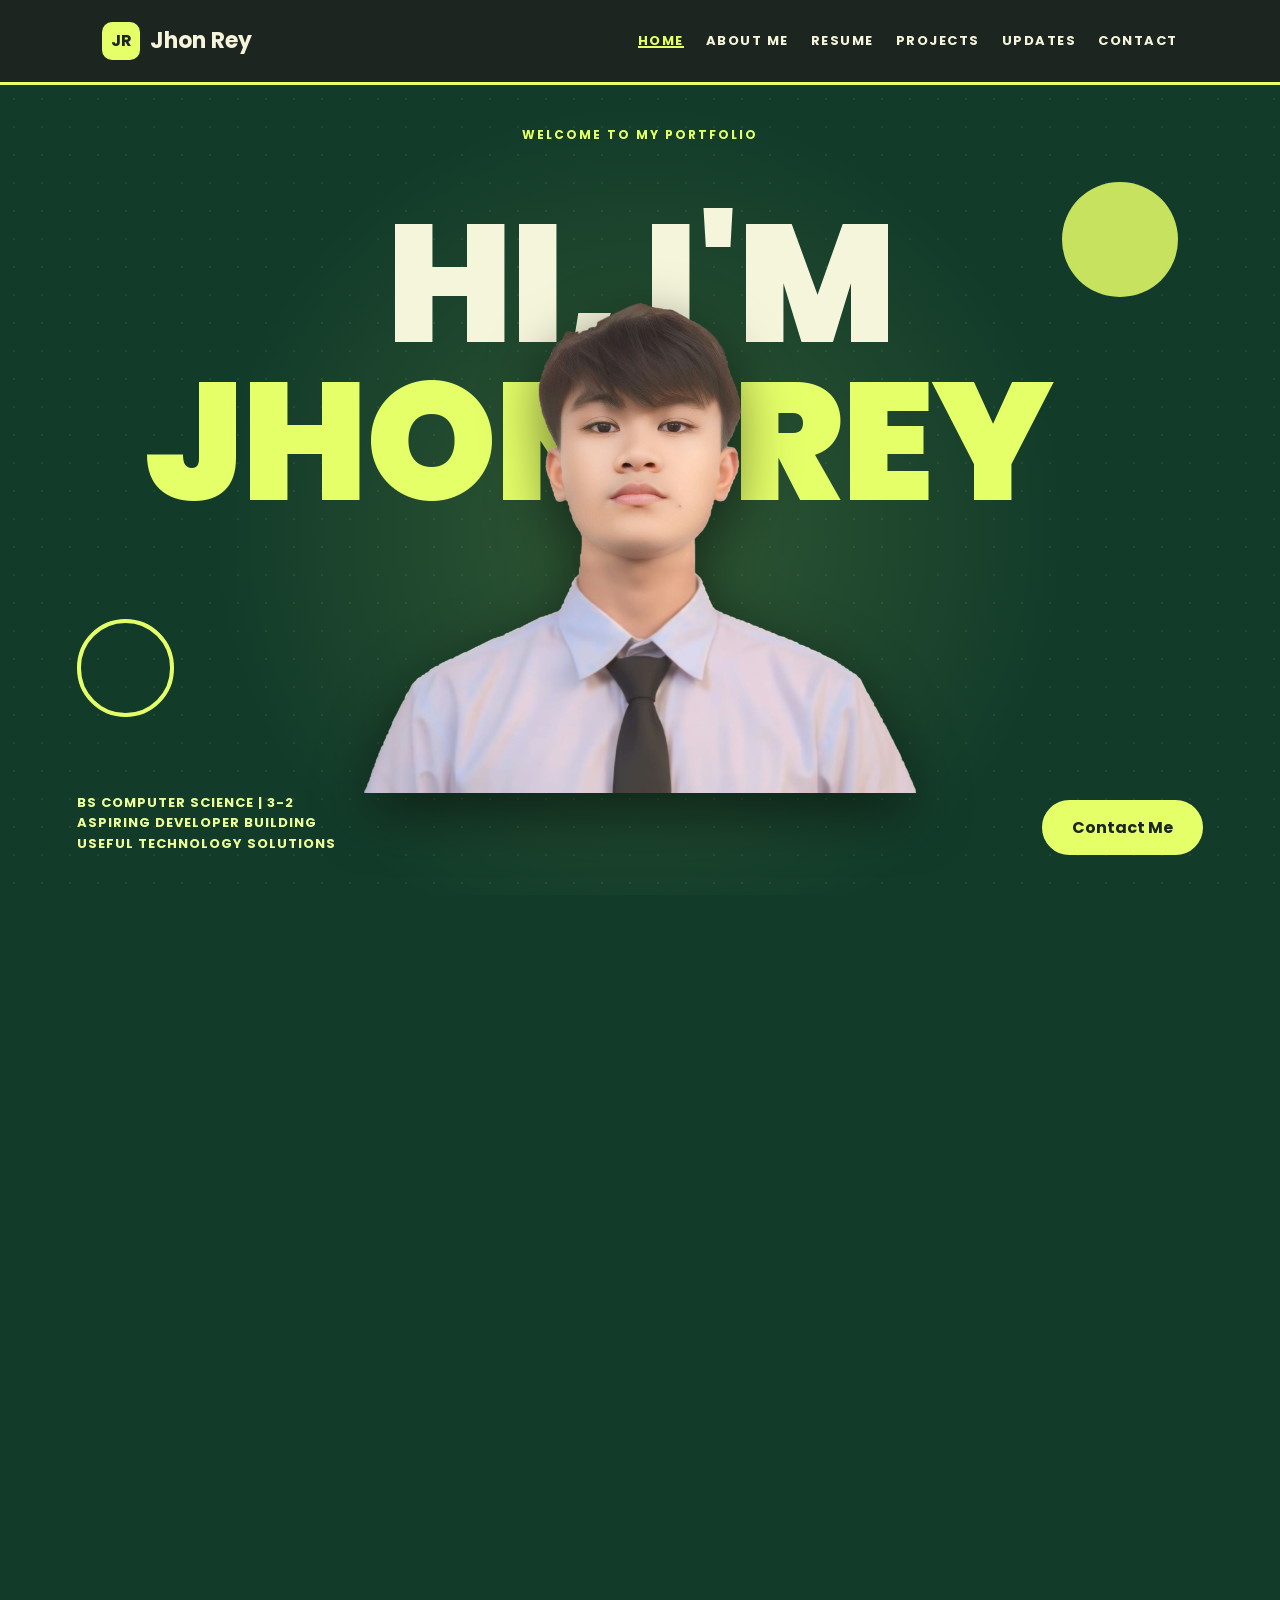
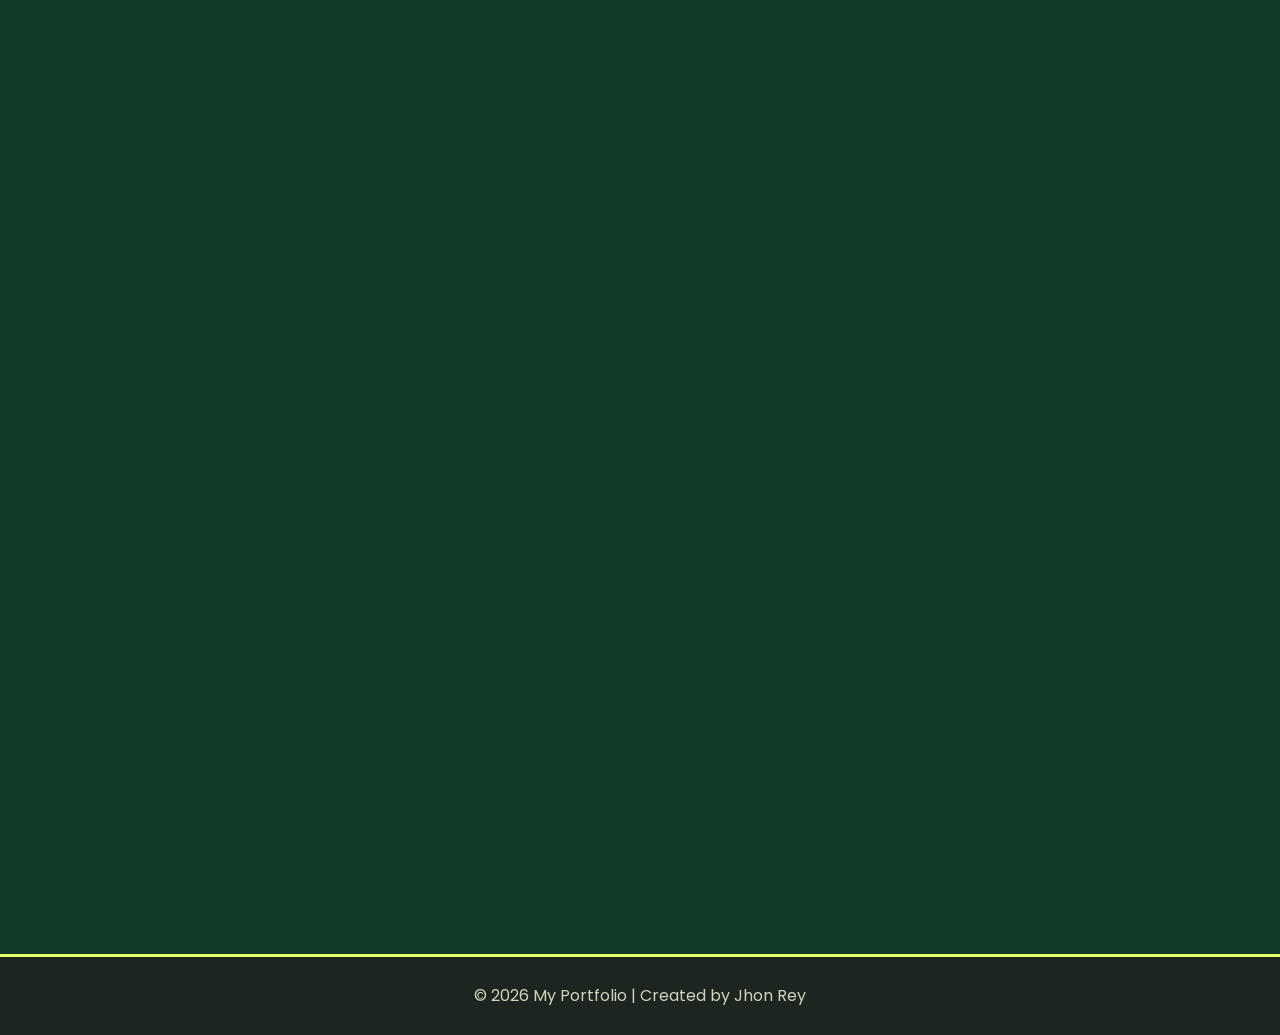
<file: index.html>
<!DOCTYPE html>
<html lang="en">
<head>
    <meta charset="UTF-8">
    <meta name="viewport" content="width=device-width, initial-scale=1.0">
    <title>Jhon Rey Aquino | BS Computer Science Student</title>
    <meta name="description" content="Portfolio of Jhon Rey Aquino, a BS Computer Science student at Cavite State University Bacoor. Web projects, skills, resume, and certificates.">
    <meta name="author" content="Jhon Rey Aquino">
    <meta name="theme-color" content="#1c2520">
    <meta property="og:type" content="website">
    <meta property="og:title" content="Jhon Rey Aquino | BS Computer Science Student">
    <meta property="og:description" content="Web projects, skills, resume, and certificates of a BS Computer Science student.">

    <link rel="preconnect" href="https://fonts.googleapis.com">
    <link rel="preconnect" href="https://fonts.gstatic.com" crossorigin>
    <link href="https://fonts.googleapis.com/css2?family=Poppins:wght@400;500;600;700;900&display=swap" rel="stylesheet">
    <link rel="stylesheet" href="style.css">
    <link rel="icon" href="data:image/svg+xml,<svg xmlns='http://www.w3.org/2000/svg' viewBox='0 0 100 100'><rect width='100' height='100' rx='22' fill='%23e5ff69'/><text x='50' y='66' font-size='48' font-family='Arial' font-weight='bold' text-anchor='middle' fill='%2310251b'>JR</text></svg>">
    <script src="script.js" defer></script>
</head>
<body>

    <header>
        <a href="#home" class="logo" aria-label="Jhon Rey, back to top">
            <span class="logo-mark" aria-hidden="true">JR</span>
            Jhon Rey
        </a>

        <button class="menu-toggle"
                aria-expanded="false"
                aria-controls="main-nav"
                aria-label="Open menu">
            ☰
        </button>

        <nav id="main-nav" aria-label="Main navigation">
            <a href="#home">Home</a>
            <a href="#about">About Me</a>
            <a href="#resume">Resume</a>
            <a href="#projects">Projects</a>
            <a href="#updates">Updates</a>
            <a href="#contact">Contact</a>
        </nav>
    </header>

    <main>
        <section class="home" id="home">
            <p class="home-label">WELCOME TO MY PORTFOLIO</p>

            <h1 class="hero-title">HI, I'M <span><span class="name-first">JHON</span> REY</span></h1>

            <div class="profile-picture">
                <img src="images/profile.png"
                     alt="Jhon Rey Aquino's profile picture"
                     width="1770"
                     height="1600">
            </div>

            <p class="hero-tagline">
                BS COMPUTER SCIENCE | 3-2<br>
                ASPIRING DEVELOPER BUILDING<br>
                USEFUL TECHNOLOGY SOLUTIONS
            </p>

            <a href="#contact" class="hero-contact">Contact Me</a>
        </section>

        <section id="about">
            <h2>About Me</h2>

            <div class="content">
                <p>
                    Hi! I'm <strong>Jhon Rey Aquino</strong>, a BS Computer Science
                    student at Cavite State University – Bacoor City
                    Campus, section 3-2. I build websites using HTML,
                    CSS, and JavaScript, like this portfolio and the Barangay
                    Portal, which I'm currently developing.
                </p>

                <p>
                    As a Committee Head of the Alliance of Computer Scientists (ACs) and a
                    former student assistant, I enjoy working with others. I aim to keep
                    growing as a Computer Science student and develop useful technology
                    solutions that can make a positive impact on others.
                </p>
            </div>

            <div class="content skills">
                <h3>My <span>Skills</span></h3>

                <div class="skill-carousel-wrap">
                    <div class="skill-carousel" aria-label="My skills">
                        <article class="skill-card">
                            <span class="skill-icon" aria-hidden="true">💻</span>
                            <h4>HTML, CSS, and JavaScript</h4>
                            <p>Built the Barangay Portal, including its layout and pages.</p>
                        </article>

                        <article class="skill-card">
                            <span class="skill-icon" aria-hidden="true">🐍</span>
                            <h4>Python</h4>
                            <p>Learning to write programs in Python using VS Code and PyCharm.</p>
                        </article>

                        <article class="skill-card">
                            <span class="skill-icon" aria-hidden="true">🔀</span>
                            <h4>Git and GitHub</h4>
                            <p>Use Git and GitHub to store my code and publish projects, like my Tic-Tac-Toe game.</p>
                        </article>

                        <article class="skill-card">
                            <span class="skill-icon" aria-hidden="true">🔧</span>
                            <h4>Hands-on technical skills</h4>
                            <p>Electrical and electronics repair and installation, and welding.</p>
                        </article>

                        <article class="skill-card">
                            <span class="skill-icon" aria-hidden="true">🤝</span>
                            <h4>Teamwork and leadership</h4>
                            <p>Serve as a Committee Head of the Alliance of Computer Scientists and take part in student activities.</p>
                        </article>

                        <article class="skill-card">
                            <span class="skill-icon" aria-hidden="true">🧩</span>
                            <h4>Problem-solving</h4>
                            <p>Debug and fix errors in my own code, such as broken links and layout issues.</p>
                        </article>

                        <article class="skill-card">
                            <span class="skill-icon" aria-hidden="true">✨</span>
                            <h4>Other Strengths</h4>

                            <div class="chip-list">
                                <span>Leadership</span>
                                <span>Communication</span>
                                <span>Organization</span>
                                <span>Active Listener</span>
                                <span>Creativity</span>
                                <span>Flexibility</span>
                                <span>Responsible</span>
                            </div>
                        </article>
                    </div>

                    <div class="skill-controls">
                        <button type="button" class="skill-btn" id="skill-prev" aria-label="Previous skill">‹</button>
                        <div class="skill-dots"></div>
                        <button type="button" class="skill-btn" id="skill-next" aria-label="Next skill">›</button>
                    </div>
                </div>
            </div>
        </section>

        <section id="resume">
            <h2>My Resume</h2>

            <div class="resume-grid">
                <div class="content resume-card">
                    <h3>Education</h3>

                    <ul class="timeline">
                        <li>
                            <span class="timeline-date">BS Computer Science | 3-2</span>
                            <h4>Cavite State University</h4>
                            <p>Bacoor City Campus</p>
                        </li>
                        <li>
                            <span class="timeline-date">August 2022 – June 2024</span>
                            <h4>South East Asia Institute of Trade and Technology</h4>
                            <p>Senior High School</p>
                        </li>
                        <li>
                            <span class="timeline-date">June 2018 – May 2022</span>
                            <h4>Eastern Bacoor National High School</h4>
                            <p>Junior High School</p>
                        </li>
                    </ul>
                </div>

                <div class="content resume-card">
                    <h3>Experience</h3>

                    <ul class="timeline">
                        <li>
                            <span class="timeline-date">2022 – 2024</span>
                            <h4>Student Intern / Student Assistant</h4>
                            <p>Gawaran Elementary School, Bacoor City, Cavite</p>

                            <ul class="resume-bullets">
                                <li>Assisted students during classroom and academic activities</li>
                                <li>Guided and supported students in understanding lessons and tasks</li>
                                <li>Demonstrated patience, responsibility, and good communication skills</li>
                                <li>Maintained proper organization and discipline during activities</li>
                                <li>Worked cooperatively with teachers and fellow students</li>
                            </ul>
                        </li>
                    </ul>
                </div>
            </div>

            <div class="resume-actions">
                <button type="button" class="btn" id="resume-open">View Full Resume</button>
            </div>
        </section>

        <section id="projects">
            <p class="home-label">MY WORK &amp; ACHIEVEMENTS</p>
            <h2>Projects &amp; Certificates</h2>

            <p class="projects-intro">
                Here are some of my projects and achievements
                as a Computer Science student.
            </p>

            <div class="tabs" role="tablist" aria-label="Portfolio categories">
                <button type="button" class="tab active" role="tab" aria-selected="true" data-tab="projects"><span aria-hidden="true">💻</span>Projects</button>
                <button type="button" class="tab" role="tab" aria-selected="false" data-tab="certificates"><span aria-hidden="true">🎓</span>Certificates</button>
                <button type="button" class="tab" role="tab" aria-selected="false" data-tab="leadership"><span aria-hidden="true">🏅</span>Leadership</button>
                <button type="button" class="tab" role="tab" aria-selected="false" data-tab="techstack"><span aria-hidden="true">🛠️</span>Tech Stack</button>
            </div>

            <div class="tab-panel active" id="panel-projects" role="tabpanel">
                <div class="card-grid">
                    <article class="pcard">
                        <div class="pcard-img">
                            <img src="images/barangay-portal.png"
                                 alt="Screenshot of the Barangay Portal home page showing available documents"
                                 loading="lazy">
                        </div>
                        <div class="pcard-body">
                            <p class="pcard-meta">Web Development • In Development</p>
                            <h3>Barangay Portal</h3>
                            <p>My own idea, inspired by my frequent trips to the barangay hall for documents. Residents can browse documents such as Certificate of Residency, Indigency, and Barangay ID, and submit a request online, while an admin dashboard approves requests. Claim scheduling and a database are planned.</p>
                            <div class="chip-list">
                                <span>HTML</span>
                                <span>CSS</span>
                                <span>JavaScript</span>
                            </div>
                            <a href="project/barangay-portal/index.html"
                               class="pcard-btn"
                               target="_blank"
                               rel="noopener noreferrer">View Prototype →</a>
                        </div>
                    </article>

                    <article class="pcard">
                        <div class="pcard-img">
                            <img src="images/portfolio.jpeg"
                                 alt="Screenshot of Jhon Rey's personal portfolio home page"
                                 loading="lazy">
                        </div>
                        <div class="pcard-body">
                            <p class="pcard-meta">Web Development</p>
                            <h3>Personal Portfolio</h3>
                            <p>The website you are viewing right now, showcasing my skills, resume, projects, and certificates.</p>
                            <span class="pcard-btn pcard-btn-static">You are here</span>
                        </div>
                    </article>

                    <article class="pcard">
                        <div class="pcard-img">
                            <img src="images/tic tac toe.jpeg"
                                 alt="Screenshot of the Tic-Tac-Toe game showing the board and score tracker"
                                 loading="lazy">
                        </div>
                        <div class="pcard-body">
                            <p class="pcard-meta">Web Development • Game</p>
                            <h3>Tic-Tac-Toe</h3>
                            <p>A browser game I built in my first year using HTML, CSS, and JavaScript. Play against the computer or a friend. The computer tries to win and blocks the player's winning moves, and a score tracker counts wins and draws.</p>
                            <a href="https://jhonreyaquino08-ops.github.io/tic-tac-toe/"
                               class="pcard-btn"
                               target="_blank"
                               rel="noopener noreferrer">Play Game →</a>
                        </div>
                    </article>

                    <article class="pcard">
                        <div class="pcard-img pcard-img-multi">
                            <img src="images/rfid-attendance-1.jpe"
                                 alt="RFID attendance monitoring system project photo 1"
                                 loading="lazy">
                            <img src="images/rfid-attendance-2.jpe"
                                 alt="RFID attendance monitoring system project photo 2"
                                 loading="lazy">
                            <img src="images/rfid-attendance-3.jpe"
                                 alt="RFID attendance monitoring system project photo 3"
                                 loading="lazy">
                        </div>
                        <div class="pcard-body">
                            <p class="pcard-meta">Group Project • Team Leader</p>
                            <h3>RFID Attendance Monitoring System</h3>
                            <p>An RFID-based automated attendance system for CvSU-Bacoor City Campus. It detects RFID cards automatically, shows attendance information on an LCD screen, and stores records digitally, replacing slow and error-prone roll calls and logbooks. It applies embedded systems, serial communication, and real-time processing, and supports automated attendance evaluation and reliable data storage. I led our group in this project.</p>
                            <div class="chip-list">
                                <span>RFID</span>
                                <span>Embedded Systems</span>
                                <span>Serial Communication</span>
                            </div>
                        </div>
                    </article>
                </div>
            </div>

            <div class="tab-panel" id="panel-certificates" role="tabpanel">
                <div class="card-grid">
                    <article class="pcard">
                        <div class="pcard-img">
                            <img src="images/certificates/certificate-13.jpg" alt="Elementary certificate" loading="lazy">
                        </div>
                        <div class="pcard-body">
                            <p class="pcard-meta">1 certificate</p>
                            <h3>Elementary</h3>
                            <p>Certificates I earned during elementary.</p>
                            <a href="certificates.html#cert-elementary" class="pcard-btn">View →</a>
                        </div>
                    </article>

                    <article class="pcard">
                        <div class="pcard-img">
                            <img src="images/certificates/certificate-03.jpg" alt="High school certificate" loading="lazy">
                        </div>
                        <div class="pcard-body">
                            <p class="pcard-meta">3 certificates</p>
                            <h3>High School</h3>
                            <p>Certificates I earned during high school.</p>
                            <a href="certificates.html#cert-highschool" class="pcard-btn">View →</a>
                        </div>
                    </article>

                    <article class="pcard">
                        <div class="pcard-img">
                            <img src="images/certificates/certificate-02.jpg" alt="Senior high school certificate" loading="lazy">
                        </div>
                        <div class="pcard-body">
                            <p class="pcard-meta">7 certificates</p>
                            <h3>Senior High School</h3>
                            <p>Certificates I earned during senior high school.</p>
                            <a href="certificates.html#cert-seniorhigh" class="pcard-btn">View →</a>
                        </div>
                    </article>

                    <article class="pcard">
                        <div class="pcard-img">
                            <img src="images/certificates/certificate-01.jpg" alt="College certificate" loading="lazy">
                        </div>
                        <div class="pcard-body">
                            <p class="pcard-meta">5 certificates</p>
                            <h3>College</h3>
                            <p>Certificates I earned in college.</p>
                            <a href="certificates.html#cert-college" class="pcard-btn">View →</a>
                        </div>
                    </article>
                </div>
            </div>

            <div class="tab-panel" id="panel-leadership" role="tabpanel">
                <div class="card-grid">
                    <article class="pcard">
                        <div class="pcard-img" aria-hidden="true">🎖️</div>
                        <div class="pcard-body">
                            <p class="pcard-meta">Alliance of Computer Scientists</p>
                            <h3>Committee Head</h3>
                            <p>Lead a committee of the Alliance of Computer Scientists (ACs) and take part in student activities.</p>
                        </div>
                    </article>

                    <article class="pcard">
                        <div class="pcard-img" aria-hidden="true">🍎</div>
                        <div class="pcard-body">
                            <p class="pcard-meta">OJT • 2022 – 2024</p>
                            <h3>Student Intern / Assistant</h3>
                            <p>Gawaran Elementary School, Bacoor City, Cavite. Assisted students during classroom and academic activities.</p>
                        </div>
                    </article>

                    <article class="pcard">
                        <div class="pcard-img">
                            <img src="images/certificates/certificate-05.jpg" alt="Student officer certificate" loading="lazy">
                        </div>
                        <div class="pcard-body">
                            <p class="pcard-meta">4 certificates</p>
                            <h3>Student Officer</h3>
                            <p>Recognitions I earned as a student officer.</p>
                            <a href="certificates.html#cert-officer" class="pcard-btn">View →</a>
                        </div>
                    </article>
                </div>
            </div>

            <div class="tab-panel" id="panel-techstack" role="tabpanel">
                <div class="tech-grid">
                    <div class="tech-item"><span class="tech-icon" aria-hidden="true">🌐</span><span class="tech-name">HTML</span></div>
                    <div class="tech-item"><span class="tech-icon" aria-hidden="true">🎨</span><span class="tech-name">CSS</span></div>
                    <div class="tech-item"><span class="tech-icon" aria-hidden="true">⚡</span><span class="tech-name">JavaScript</span></div>
                    <div class="tech-item"><span class="tech-icon" aria-hidden="true">🐍</span><span class="tech-name">Python</span></div>
                    <div class="tech-item"><span class="tech-icon" aria-hidden="true">🔀</span><span class="tech-name">Git &amp; GitHub</span></div>
                    <div class="tech-item"><span class="tech-icon" aria-hidden="true">💻</span><span class="tech-name">VS Code</span></div>
                    <div class="tech-item"><span class="tech-icon" aria-hidden="true">🛠️</span><span class="tech-name">PyCharm</span></div>
                </div>
            </div>
        </section>

        <section id="updates">
            <p class="home-label">KEEPING IT FRESH</p>
            <h2>Updates &amp; Maintenance</h2>

            <p class="projects-intro">
                This portfolio grows with me. Here is how I keep it up to date
                and what I plan to add next. Last updated: November 2026.
            </p>

            <div class="resume-grid">
                <div class="content resume-card">
                    <h3>Maintenance Plan</h3>

                    <ul class="resume-bullets">
                        <li><strong>After every project:</strong> add it within one week of finishing it.</li>
                        <li><strong>After every award:</strong> upload new certificates and recognitions as I receive them.</li>
                        <li><strong>Every month:</strong> test all links, tabs, and the phone layout, and compress new images before uploading.</li>
                        <li><strong>Every semester:</strong> review my skills, tech stack, and resume, including my year level and contact details.</li>
                        <li><strong>After big changes:</strong> check the site in Chrome, Edge, and Firefox.</li>
                        <li><strong>Always:</strong> keep the code on GitHub, fix broken links as soon as I find them, and update the "Last updated" date.</li>
                    </ul>
                </div>

                <div class="content resume-card">
                    <h3>Coming Next</h3>

                    <ul class="resume-bullets">
                        <li><strong>Barangay Portal:</strong> add a database to store document requests and claim schedules.</li>
                        <li><strong>Backend development:</strong> keep learning and practicing it.</li>
                        <li><strong>New projects:</strong> publish them here as I apply what I learn.</li>
                    </ul>
                </div>
            </div>
        </section>

        <section id="contact">
            <h2>Contact Me</h2>

            <div class="content">
                <p>
                    Thank you for visiting my portfolio! I'm open to collaborating
                    on web projects and to learning opportunities. Reach out
                    through any of the links below.
                </p>

                <div class="contact-links">
                    <a href="mailto:jhonreyaquino08@gmail.com" class="btn">Email Me</a>
                    <a href="https://github.com/jhonreyaquino08-ops"
                       target="_blank"
                       rel="noopener noreferrer"
                       class="btn btn-outline">GitHub</a>
                    <a href="https://www.facebook.com/share/1FBvsuuR6a/"
                       target="_blank"
                       rel="noopener noreferrer"
                       class="btn btn-outline">Facebook</a>
                </div>

                <p class="contact-email">
                    <a href="mailto:jhonreyaquino08@gmail.com">jhonreyaquino08@gmail.com</a>
                </p>
            </div>
        </section>
    </main>

    <footer>
        <p>
            © <span id="current-year">2026</span>
            My Portfolio | Created by Jhon Rey
        </p>
    </footer>

    <div class="resume-modal" id="resume-modal" hidden>
        <button type="button" class="resume-close" id="resume-close" aria-label="Close resume">✕</button>

        <div class="resume-modal-box" role="dialog" aria-modal="true" aria-label="Full resume">
            <img src="images/resume.png" alt="Jhon Rey Aquino's resume">
        </div>
    </div>
</body>
</html>
</file>
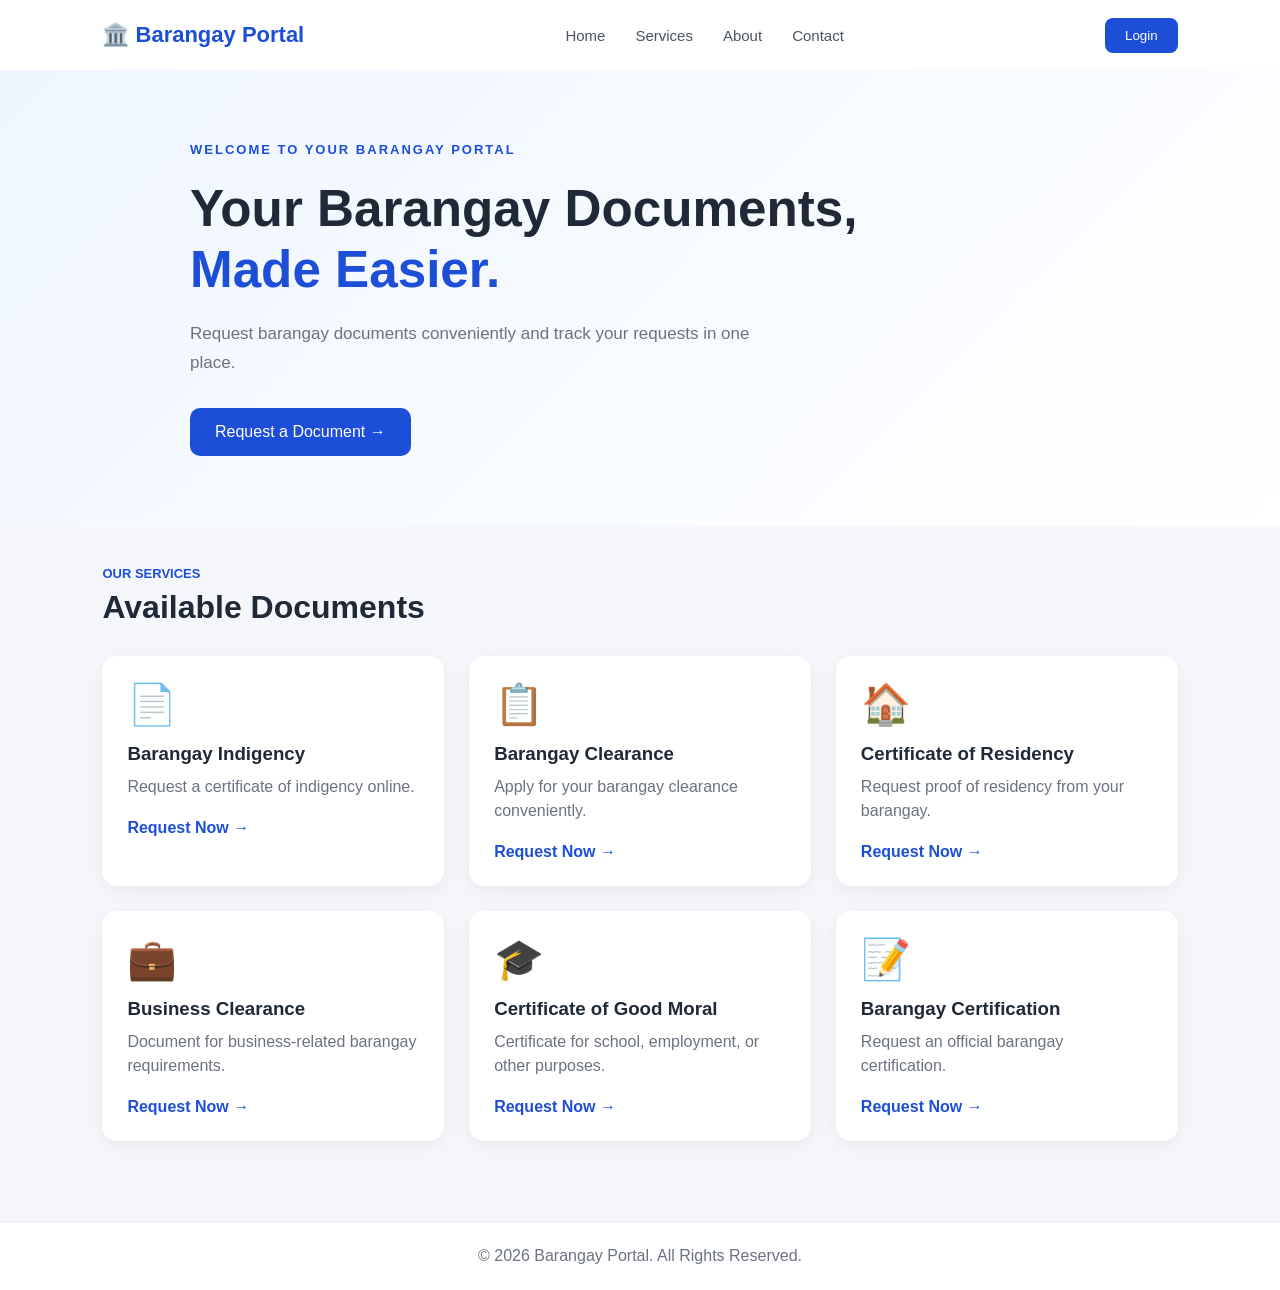
<file: project/barangay-portal/index.html>
<!DOCTYPE html>
<html lang="en">
<head>
    <meta charset="UTF-8">
    <meta name="viewport" content="width=device-width, initial-scale=1.0">

    <title>Barangay Portal</title>

    <link rel="stylesheet" href="css/style.css">
</head>
<body>

    <header class="navbar">

    <div class="logo">
        🏛️ Barangay Portal
    </div>

    <nav>
        <a href="#">Home</a>
        <a href="documents.html">Services</a>
        <a href="#">About</a>
        <a href="#">Contact</a>
    </nav>

    <button class="login-btn">
        Login
    </button>

</header>
<section class="hero">

    <div class="hero-content">

        <p class="welcome-text">
            WELCOME TO YOUR BARANGAY PORTAL
        </p>

        <h1>
            Your Barangay Documents,
            <span>Made Easier.</span>
        </h1>

        <p class="description">
            Request barangay documents conveniently
            and track your requests in one place.
        </p>

        <a href="documents.html" class="primary-btn">
    Request a Document →
</a>
    </div>

</section> 
<section class="services">

    <div class="section-heading">

        <p>OUR SERVICES</p>

        <h2>Available Documents</h2>

    </div>

    <div class="document-cards">

        <div class="document-card">

            <div class="card-icon">
                📄
            </div>

            <h3>Barangay Indigency</h3>

            <p>
                Request a certificate of indigency
                online.
            </p>

            <a href="#">
                Request Now →
            </a>

        </div>

        <div class="document-card">

            <div class="card-icon">
                📋
            </div>

            <h3>Barangay Clearance</h3>

            <p>
                Apply for your barangay clearance
                conveniently.
            </p>

            <a href="#">
                Request Now →
            </a>

        </div>

        <div class="document-card">

            <div class="card-icon">
                🏠
            </div>

            <h3>Certificate of Residency</h3>

            <p>
                Request proof of residency
                from your barangay.
            </p>

            <a href="#">
                Request Now →
            </a>

        </div>

<div class="document-card">
    <div class="card-icon">💼</div>
    <h3>Business Clearance</h3>
    <p>Document for business-related barangay requirements.</p>
    <a href="request.html?document=business">Request Now →</a>
</div>

<div class="document-card">
    <div class="card-icon">🎓</div>
    <h3>Certificate of Good Moral</h3>
    <p>Certificate for school, employment, or other purposes.</p>
    <a href="request.html?document=good-moral">Request Now →</a>
</div>

<div class="document-card">
    <div class="card-icon">📝</div>
    <h3>Barangay Certification</h3>
    <p>Request an official barangay certification.</p>
    <a href="request.html?document=certification">Request Now →</a>
</div>

    </div>

</section> 
<footer class="footer">

    <p>
        © 2026 Barangay Portal. All Rights Reserved.
    </p>

</footer>
</body>
</html>
</file>
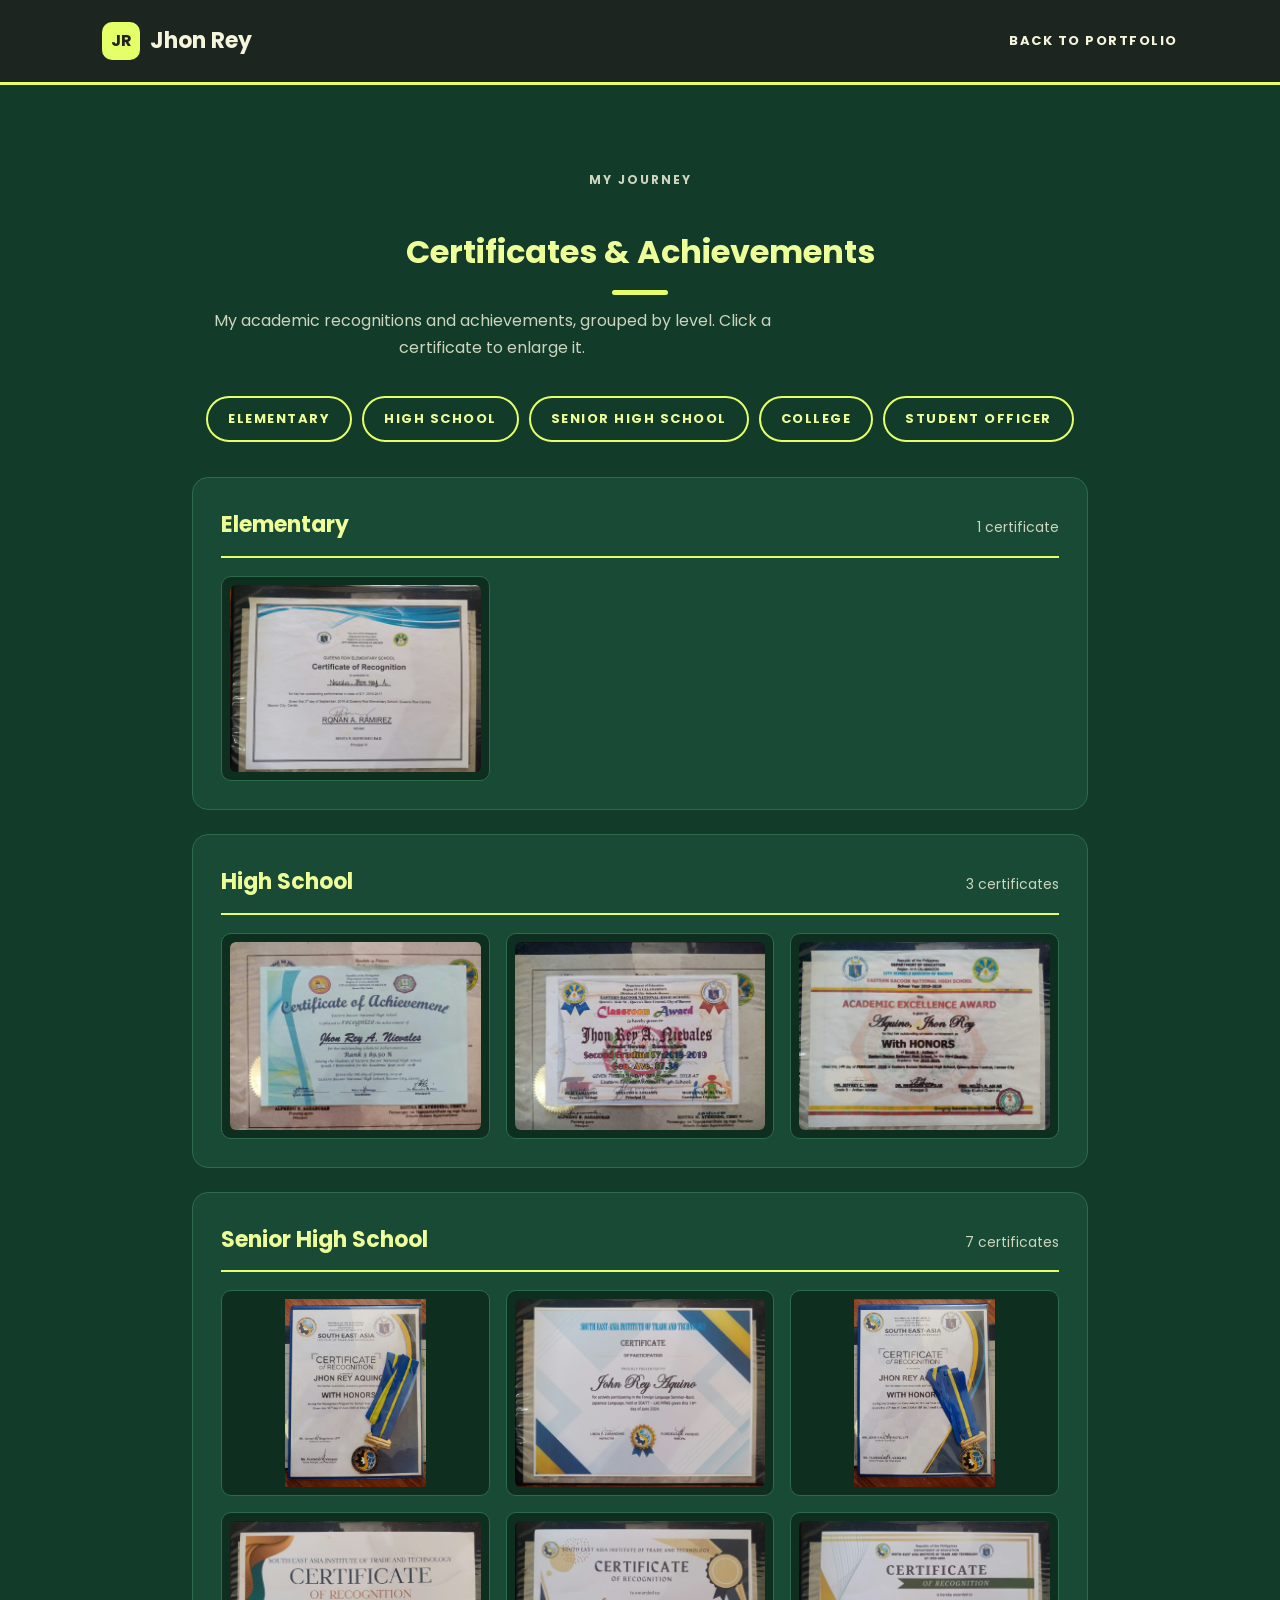
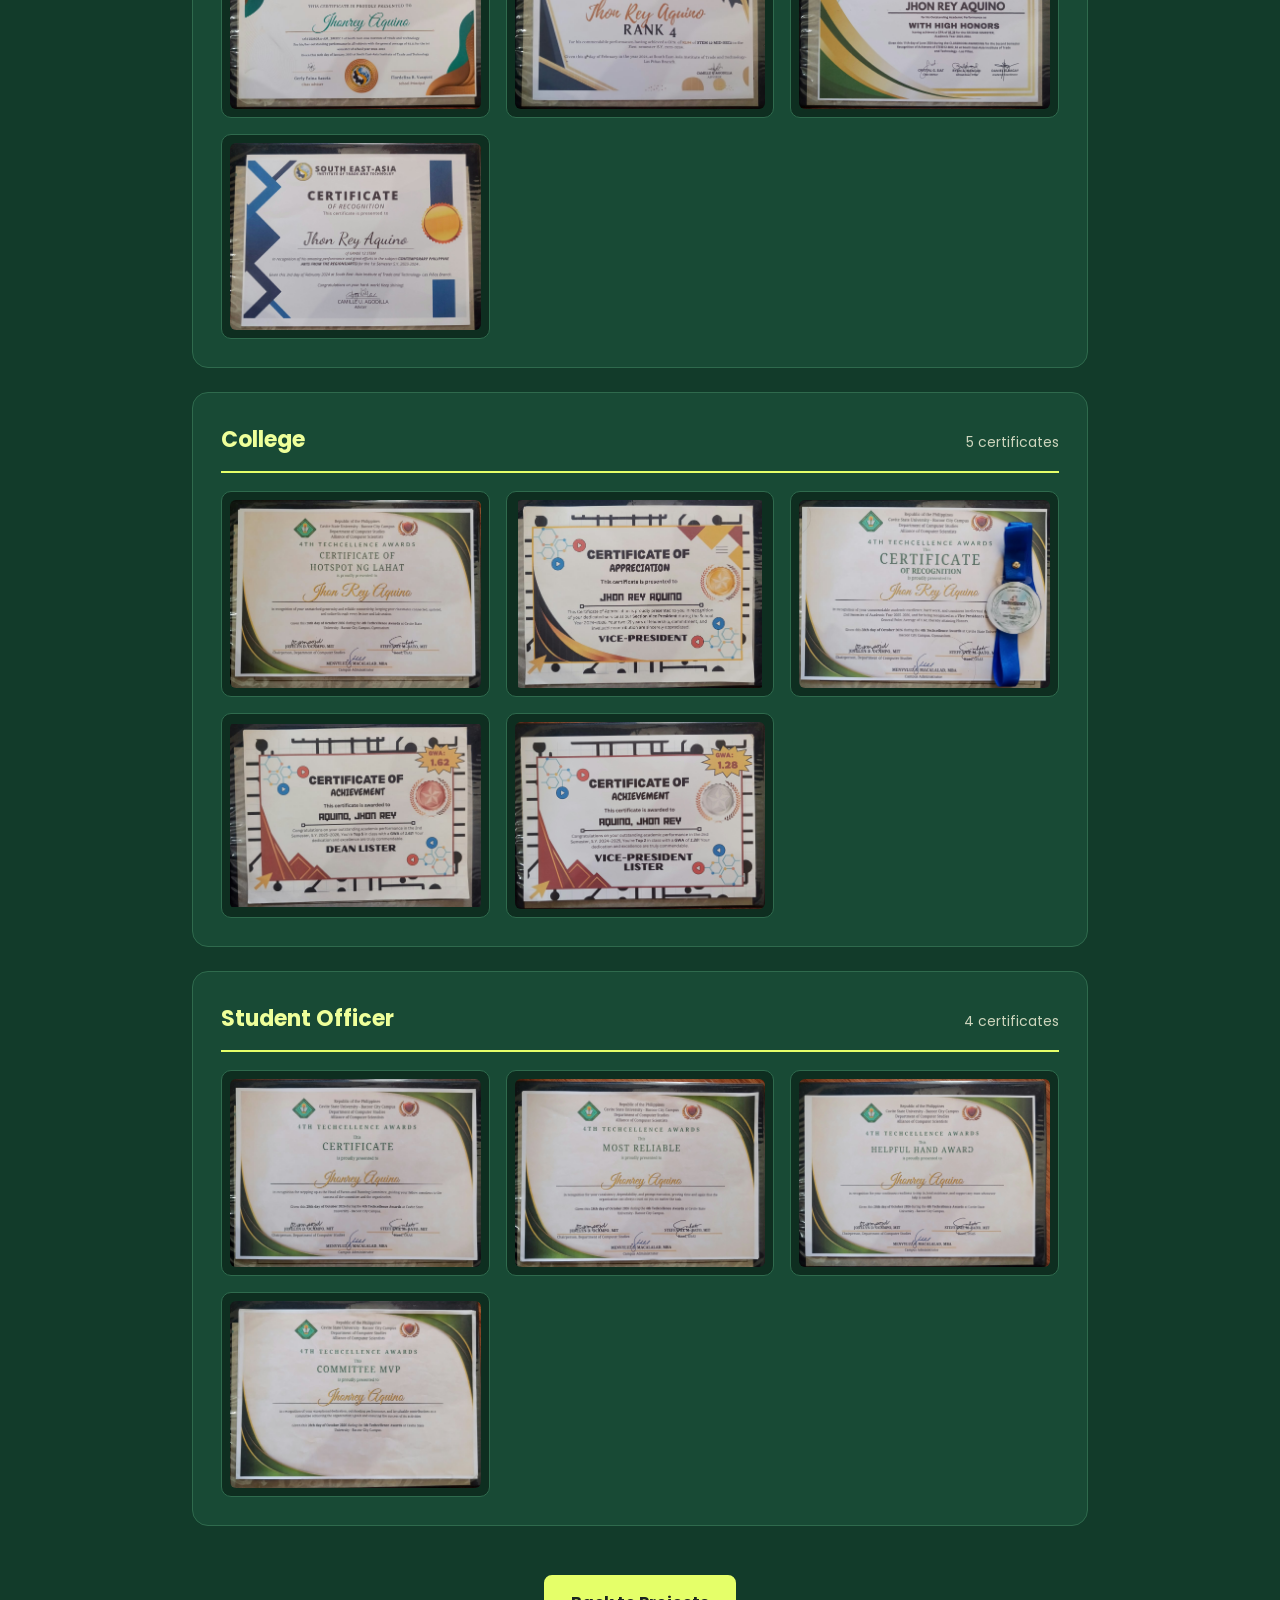
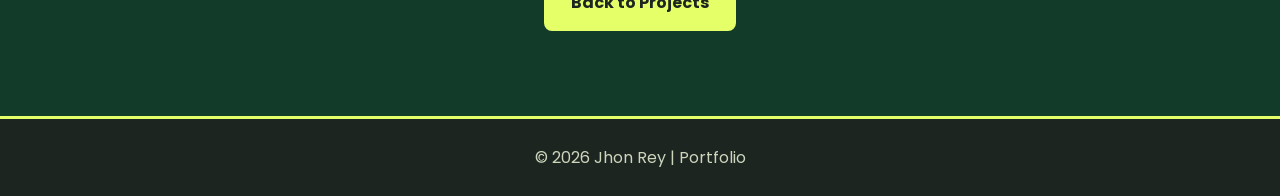
<file: certificates.html>
<!DOCTYPE html>
<html lang="en">
<head>
    <meta charset="UTF-8">
    <meta name="viewport" content="width=device-width, initial-scale=1.0">
    <title>Certificates &amp; Achievements | Jhon Rey Aquino</title>
    <meta name="description" content="Academic certificates and achievements of Jhon Rey Aquino, grouped by elementary, high school, senior high school, college, and student officer.">
    <meta name="author" content="Jhon Rey Aquino">
    <meta name="theme-color" content="#1c2520">
    <meta property="og:type" content="website">
    <meta property="og:title" content="Certificates &amp; Achievements | Jhon Rey Aquino">
    <meta property="og:description" content="Academic recognitions and achievements, grouped by level.">

    <link rel="preconnect" href="https://fonts.googleapis.com">
    <link rel="preconnect" href="https://fonts.gstatic.com" crossorigin>
    <link href="https://fonts.googleapis.com/css2?family=Poppins:wght@400;500;600;700;900&display=swap" rel="stylesheet">
    <link rel="stylesheet" href="style.css">
    <link rel="icon" href="data:image/svg+xml,<svg xmlns='http://www.w3.org/2000/svg' viewBox='0 0 100 100'><rect width='100' height='100' rx='22' fill='%23e5ff69'/><text x='50' y='66' font-size='48' font-family='Arial' font-weight='bold' text-anchor='middle' fill='%2310251b'>JR</text></svg>">
</head>
<body>

    <header>
        <a href="index.html" class="logo" aria-label="Jhon Rey, back to portfolio">
            <span class="logo-mark" aria-hidden="true">JR</span>
            Jhon Rey
        </a>
        <nav>
            <a href="index.html#projects">Back to Portfolio</a>
        </nav>
    </header>

    <main>
        <section id="certificates">
            <p class="home-label">MY JOURNEY</p>
            <h2>Certificates &amp; Achievements</h2>

            <p class="projects-intro">
                My academic recognitions and achievements, grouped by level.
                Click a certificate to enlarge it.
            </p>

            <nav class="cert-tabs" aria-label="Certificate levels">
                <a class="cert-tab" href="#cert-elementary">Elementary</a>
                <a class="cert-tab" href="#cert-highschool">High School</a>
                <a class="cert-tab" href="#cert-seniorhigh">Senior High School</a>
                <a class="cert-tab" href="#cert-college">College</a>
                <a class="cert-tab" href="#cert-officer">Student Officer</a>
            </nav>

            <!-- Elementary -->
            <div class="cert-section" id="cert-elementary">
                <h3>Elementary <span>1 certificate</span></h3>
                <div class="cert-grid">
                    <a class="cert-item" href="images/certificates/certificate-13.jpg" target="_blank" rel="noopener noreferrer">
                        <img src="images/certificates/certificate-13.jpg" alt="Elementary certificate 1" loading="lazy">
                    </a>
                </div>
            </div>

            <!-- High School -->
            <div class="cert-section" id="cert-highschool">
                <h3>High School <span>3 certificates</span></h3>
                <div class="cert-grid">
                    <a class="cert-item" href="images/certificates/certificate-03.jpg" target="_blank" rel="noopener noreferrer">
                        <img src="images/certificates/certificate-03.jpg" alt="High school certificate 1" loading="lazy">
                    </a>
                    <a class="cert-item" href="images/certificates/certificate-12.jpg" target="_blank" rel="noopener noreferrer">
                        <img src="images/certificates/certificate-12.jpg" alt="High school certificate 2" loading="lazy">
                    </a>
                    <a class="cert-item" href="images/certificates/certificate-18.jpg" target="_blank" rel="noopener noreferrer">
                        <img src="images/certificates/certificate-18.jpg" alt="High school certificate 3" loading="lazy">
                    </a>
                </div>
            </div>

            <!-- Senior High School -->
            <div class="cert-section" id="cert-seniorhigh">
                <h3>Senior High School <span>7 certificates</span></h3>
                <div class="cert-grid">
                    <a class="cert-item" href="images/certificates/certificate-02.jpg" target="_blank" rel="noopener noreferrer">
                        <img src="images/certificates/certificate-02.jpg" alt="Senior high school certificate 1" loading="lazy">
                    </a>
                    <a class="cert-item" href="images/certificates/certificate-08.jpg" target="_blank" rel="noopener noreferrer">
                        <img src="images/certificates/certificate-08.jpg" alt="Senior high school certificate 2" loading="lazy">
                    </a>
                    <a class="cert-item" href="images/certificates/certificate-09.jpg" target="_blank" rel="noopener noreferrer">
                        <img src="images/certificates/certificate-09.jpg" alt="Senior high school certificate 3" loading="lazy">
                    </a>
                    <a class="cert-item" href="images/certificates/certificate-10.jpg" target="_blank" rel="noopener noreferrer">
                        <img src="images/certificates/certificate-10.jpg" alt="Senior high school certificate 4" loading="lazy">
                    </a>
                    <a class="cert-item" href="images/certificates/certificate-11.jpg" target="_blank" rel="noopener noreferrer">
                        <img src="images/certificates/certificate-11.jpg" alt="Senior high school certificate 5" loading="lazy">
                    </a>
                    <a class="cert-item" href="images/certificates/certificate-15.jpg" target="_blank" rel="noopener noreferrer">
                        <img src="images/certificates/certificate-15.jpg" alt="Senior high school certificate 6" loading="lazy">
                    </a>
                    <a class="cert-item" href="images/certificates/certificate-16.jpg" target="_blank" rel="noopener noreferrer">
                        <img src="images/certificates/certificate-16.jpg" alt="Senior high school certificate 7" loading="lazy">
                    </a>
                </div>
            </div>

            <!-- College -->
            <div class="cert-section" id="cert-college">
                <h3>College <span>5 certificates</span></h3>
                <div class="cert-grid">
                    <a class="cert-item" href="images/certificates/certificate-01.jpg" target="_blank" rel="noopener noreferrer">
                        <img src="images/certificates/certificate-01.jpg" alt="College certificate 1" loading="lazy">
                    </a>
                    <a class="cert-item" href="images/certificates/certificate-04.jpg" target="_blank" rel="noopener noreferrer">
                        <img src="images/certificates/certificate-04.jpg" alt="College certificate 2" loading="lazy">
                    </a>
                    <a class="cert-item" href="images/certificates/certificate-07.jpg" target="_blank" rel="noopener noreferrer">
                        <img src="images/certificates/certificate-07.jpg" alt="College certificate 3" loading="lazy">
                    </a>
                    <a class="cert-item" href="images/certificates/certificate-17.jpg" target="_blank" rel="noopener noreferrer">
                        <img src="images/certificates/certificate-17.jpg" alt="College certificate 4" loading="lazy">
                    </a>
                    <a class="cert-item" href="images/certificates/certificate-19.jpg" target="_blank" rel="noopener noreferrer">
                        <img src="images/certificates/certificate-19.jpg" alt="College certificate 5" loading="lazy">
                    </a>
                </div>
            </div>

            <!-- Student Officer -->
            <div class="cert-section" id="cert-officer">
                <h3>Student Officer <span>4 certificates</span></h3>
                <div class="cert-grid">
                    <a class="cert-item" href="images/certificates/certificate-05.jpg" target="_blank" rel="noopener noreferrer">
                        <img src="images/certificates/certificate-05.jpg" alt="Student officer certificate 1" loading="lazy">
                    </a>
                    <a class="cert-item" href="images/certificates/certificate-06.jpg" target="_blank" rel="noopener noreferrer">
                        <img src="images/certificates/certificate-06.jpg" alt="Student officer certificate 2" loading="lazy">
                    </a>
                    <a class="cert-item" href="images/certificates/certificate-14.jpg" target="_blank" rel="noopener noreferrer">
                        <img src="images/certificates/certificate-14.jpg" alt="Student officer certificate 3" loading="lazy">
                    </a>
                    <a class="cert-item" href="images/certificates/certificate-20.jpg" target="_blank" rel="noopener noreferrer">
                        <img src="images/certificates/certificate-20.jpg" alt="Student officer certificate 4" loading="lazy">
                    </a>
                </div>
            </div>

            <a href="index.html#projects" class="btn">Back to Projects</a>
        </section>
    </main>

    <footer>
        <p>© 2026 Jhon Rey | Portfolio</p>
    </footer>

</body>
</html>
</file>
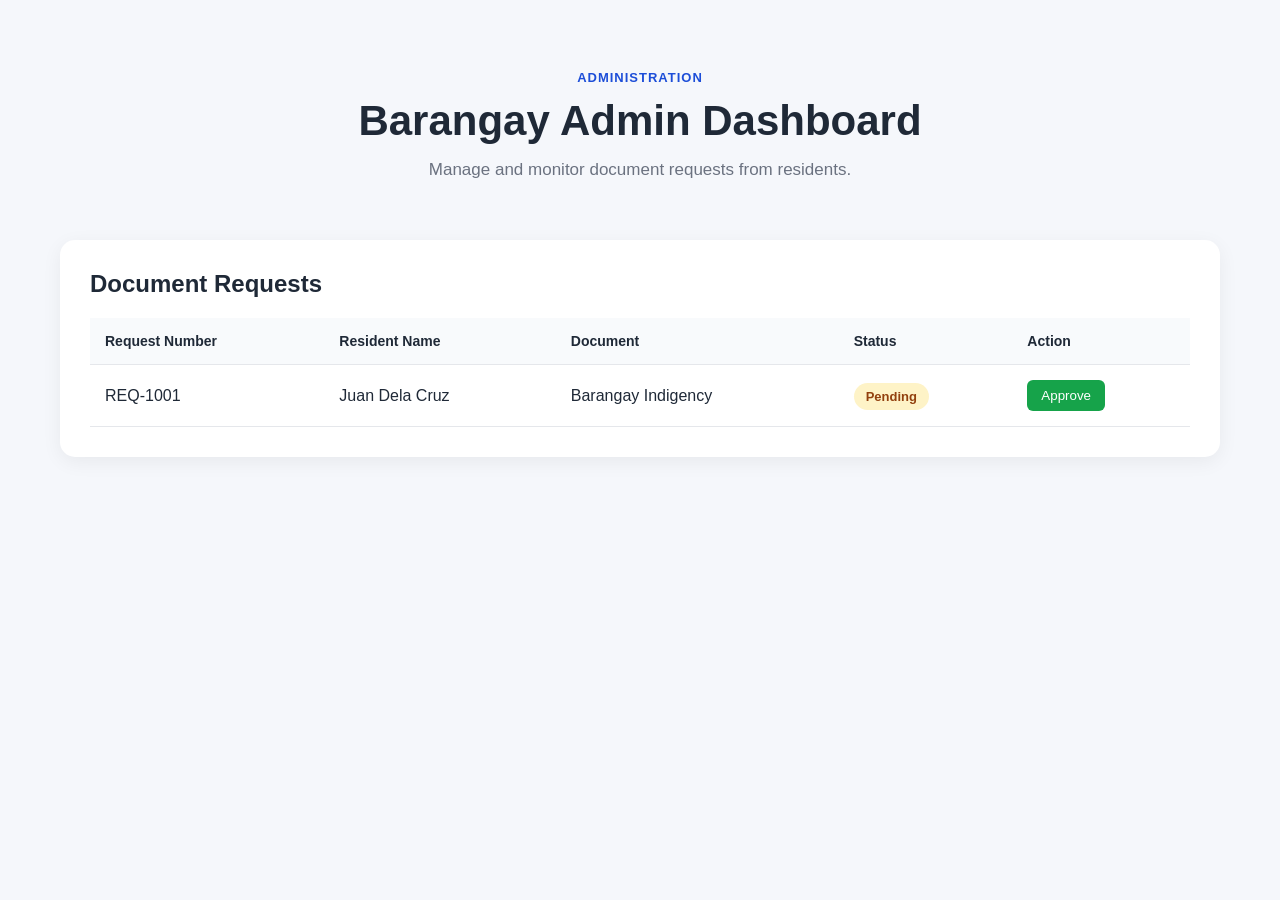
<file: project/barangay-portal/admin.html>
<!DOCTYPE html>
<html lang="en">

<head>

    <meta charset="UTF-8">

    <meta name="viewport" content="width=device-width, initial-scale=1.0">

    <title>Admin Dashboard - Barangay Portal</title>

    <link rel="stylesheet" href="css/style.css">

</head>

<body>

    <header class="documents-header">

        <p>ADMINISTRATION</p>

        <h1>Barangay Admin Dashboard</h1>

        <p>
            Manage and monitor document requests from residents.
        </p>

    </header>
<section class="admin-section">

    <div class="admin-table-container">

        <h2>Document Requests</h2>
 
        <table class="request-table">

            <thead>

                <tr>
                    <th>Request Number</th>
                    <th>Resident Name</th>
                    <th>Document</th>
                    <th>Status</th>
                    <th>Action</th>
                </tr>

            </thead>

            <tbody>

                <tr>
                    <td>REQ-1001</td>
                    <td>Juan Dela Cruz</td>
                    <td>Barangay Indigency</td>
                    <td>
                        <span class="status pending">
                            Pending
                        </span>
                    </td>
                    <td>
                        <button class="approve-btn" onclick="approveRequest(this)">
    Approve
</button>
                    </td>
                </tr>

            </tbody>

        </table>

    </div>

</section>
<script>

    function approveRequest(button) {

        const row = button.closest("tr");

        const status = row.querySelector(".status");

        status.textContent = "Approved";

        status.classList.remove("pending");

        status.classList.add("approved");

        button.textContent = "Approved";

        button.disabled = true;

    }

</script>
</body>

</html>
</file>
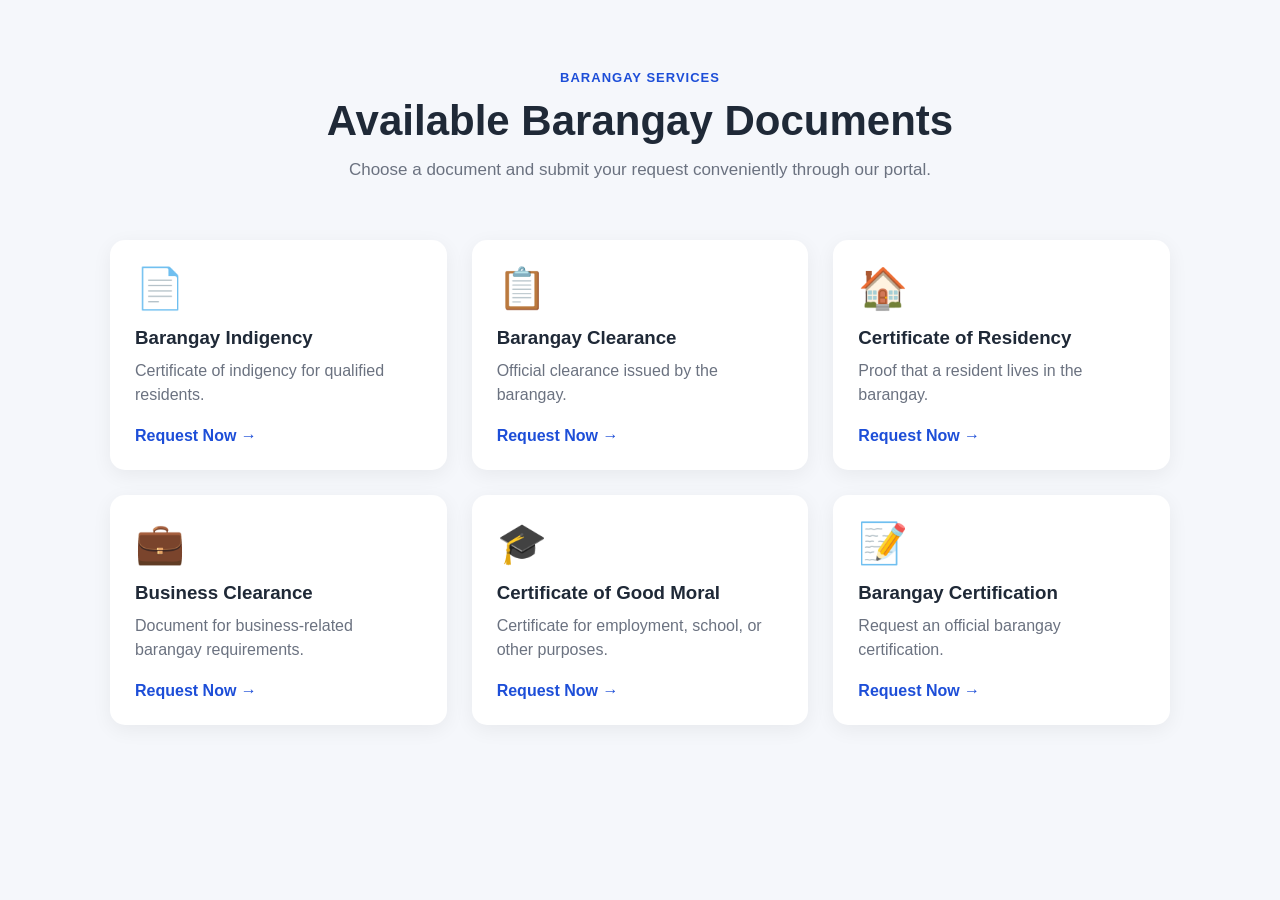
<file: project/barangay-portal/documents.html>
<!DOCTYPE html>
<html lang="en">

<head>

    <meta charset="UTF-8">

    <meta name="viewport" content="width=device-width, initial-scale=1.0">

    <title>Documents - Barangay Portal</title>

    <link rel="stylesheet" href="css/style.css">

</head>

<body>

<header class="documents-header">

    <p>BARANGAY SERVICES</p>

    <h1>Available Barangay Documents</h1>

    <p>
        Choose a document and submit your request
        conveniently through our portal.
    </p>

</header>
    <section class="all-documents">

    <div class="document-card">
        <div class="card-icon">📄</div>

        <h3>Barangay Indigency</h3>

        <p>
            Certificate of indigency for qualified residents.
        </p>

        <a href="request.html?document=indigency">
    Request Now →
</a>
    </div>

    <div class="document-card">
        <div class="card-icon">📋</div>

        <h3>Barangay Clearance</h3>

        <p>
            Official clearance issued by the barangay.
        </p>

        <a href="request.html?document=clearance">
    Request Now →
</a>
    </div>

    <div class="document-card">
        <div class="card-icon">🏠</div>

        <h3>Certificate of Residency</h3>

        <p>
            Proof that a resident lives in the barangay.
        </p>

        <a href="request.html?document=residency">
    Request Now →
</a>
    </div>

    <div class="document-card">
        <div class="card-icon">💼</div>

        <h3>Business Clearance</h3>

        <p>
            Document for business-related barangay requirements.
        </p>

        <a href="request.html?document=business">
    Request Now →
</a>
    </div>

    <div class="document-card">
        <div class="card-icon">🎓</div>

        <h3>Certificate of Good Moral</h3>

        <p>
            Certificate for employment, school, or other purposes.
        </p>

        <a href="request.html?document=good-moral">
    Request Now →
</a>
    </div>

    <div class="document-card">
        <div class="card-icon">📝</div>

        <h3>Barangay Certification</h3>

        <p>
            Request an official barangay certification.
        </p>

        <a href="request.html?document=certification">
    Request Now →
</a>
    </div>

</section>
</body>

</html>
</file>
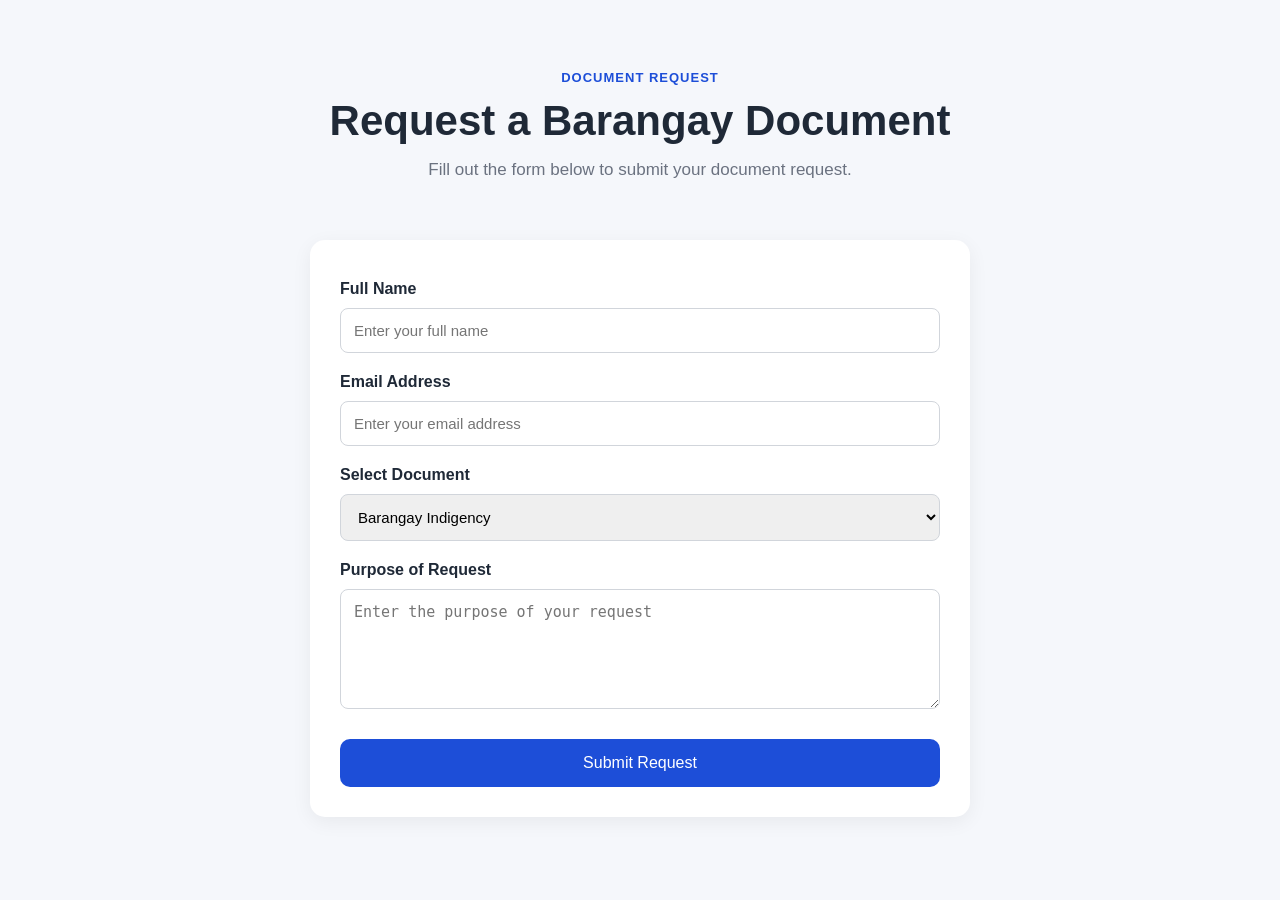
<file: project/barangay-portal/request.html>
<!DOCTYPE html>
<html lang="en">

<head>

    <meta charset="UTF-8">

    <meta name="viewport" content="width=device-width, initial-scale=1.0">

    <title>Request Document - Barangay Portal</title>

    <link rel="stylesheet" href="css/style.css">

</head>

<body>

    <header class="documents-header">

        <p>DOCUMENT REQUEST</p>

        <h1>Request a Barangay Document</h1>

        <p>
            Fill out the form below to submit your document request.
        </p>

    </header>
<section class="request-section">
<div id="success-message" class="success-message">

    <h2>Request Submitted Successfully! 🎉</h2>

    <p>
        Your document request has been received.
    </p>

    <div id="request-summary">

    </div>

</div>
    <form class="request-form" onsubmit="submitRequest(event)">
        <label for="full-name">
            Full Name
        </label>

        <input
            type="text"
            id="full-name"
            placeholder="Enter your full name"
        >

        <label for="email">
            Email Address
        </label>

        <input
            type="email"
            id="email"
            placeholder="Enter your email address"
        >

        <label for="document">
            Select Document
        </label>

        <select id="document">

    <option value="indigency">Barangay Indigency</option>
    <option value="clearance">Barangay Clearance</option>
    <option value="residency">Certificate of Residency</option>
    <option value="business">Business Clearance</option>
    <option value="good-moral">Certificate of Good Moral</option>
    <option value="certification">Barangay Certification</option>

</select>
        <label for="purpose">
            Purpose of Request
        </label>

        <textarea
            id="purpose"
            placeholder="Enter the purpose of your request"
        ></textarea>

        <button type="submit" class="primary-btn">
            Submit Request
        </button>

    </form>

</section>
<script>

    const params = new URLSearchParams(window.location.search);

    const selectedDocument = params.get("document");

    const documentSelect = document.getElementById("document");

    if (selectedDocument) {
        documentSelect.value = selectedDocument;
    }

</script>
<script>

    function submitRequest(event) {

        event.preventDefault();

        const fullName = document.getElementById("full-name").value;

        const email = document.getElementById("email").value;

        const documentName =
            document.getElementById("document").options[
                document.getElementById("document").selectedIndex
            ].text;

        const purpose = document.getElementById("purpose").value;

        const requestNumber =
    "REQ-" + Math.floor(1000 + Math.random() * 9000);

        document.getElementById("request-summary").innerHTML = `

        <p><strong>Request Number:</strong> ${requestNumber}</p>
            <p><strong>Name:</strong> ${fullName}</p>

            <p><strong>Email:</strong> ${email}</p>

            <p><strong>Document:</strong> ${documentName}</p>

            <p><strong>Purpose:</strong> ${purpose}</p>

        `;

        document.querySelector(".request-form").style.display = "none";

        document.getElementById("success-message").style.display = "block";

    }

</script>
</body>

</html>
</file>
<file: style.css>
:root {
    --green-950: #1c2520;
    --green-900: #0e2e20;
    --green-800: #123b2a;
    --green-700: #184a35;
    --green-border: #2f6a4d;

    --yellow: #e5ff69;
    --yellow-light: #eeff9a;
    --yellow-hover: #f2ffa8;

    --text: #f5f5dc;
    --muted: #cdd5bd;
}

* {
    margin: 0;
    padding: 0;
    box-sizing: border-box;
}

html {
    scroll-behavior: smooth;
}

body {
    font-family: "Poppins", Arial, sans-serif;
    background: var(--green-800);
    color: var(--text);
    line-height: 1.7;
}

html,
body {
    max-width: 100%;
    overflow-x: clip;
}

img {
    max-width: 100%;
}

button {
    font-family: inherit;
}

header {
    display: flex;
    justify-content: space-between;
    align-items: center;
    padding: 22px 8%;
    background: var(--green-950);
    border-bottom: 3px solid var(--yellow);
    position: sticky;
    top: 0;
    z-index: 100;
    flex-wrap: wrap;
    gap: 15px;
}

.logo {
    display: inline-flex;
    align-items: center;
    gap: 10px;
    color: var(--text);
    font-size: 22px;
    font-weight: bold;
    text-decoration: none;
}

.logo-mark {
    display: grid;
    place-items: center;
    width: 38px;
    height: 38px;
    background: var(--yellow);
    color: var(--green-950);
    border-radius: 10px;
    font-size: 16px;
}

.menu-toggle {
    display: none;
    background: transparent;
    color: var(--text);
    border: 2px solid var(--yellow);
    border-radius: 8px;
    font-size: 22px;
    line-height: 1;
    padding: 6px 12px;
    cursor: pointer;
}

nav {
    display: flex;
    flex-wrap: wrap;
    gap: 22px;
}

nav a {
    position: relative;
    color: var(--text);
    font-size: 13px;
    font-weight: bold;
    letter-spacing: 1.5px;
    text-transform: uppercase;
    text-decoration: none;
    transition: color 0.3s ease;
}

nav a:hover,
nav a.active {
    color: var(--yellow);
}

nav a::after {
    content: "";
    position: absolute;
    left: 0;
    bottom: 4px;
    width: 100%;
    height: 2px;
    background: var(--yellow);
    transform: scaleX(0);
    transform-origin: left;
    transition: transform 0.3s ease;
}

nav a:hover::after,
nav a.active::after {
    transform: scaleX(1);
}

nav a:focus-visible,
.btn:focus-visible {
    outline: 2px solid var(--yellow-light);
    outline-offset: 4px;
}

@media (max-width: 900px) {
    nav {
        gap: 12px;
    }

    nav a {
        font-size: 12px;
        letter-spacing: 1px;
    }
}

@media (max-width: 600px) {
    header {
        padding: 16px 6%;
    }

    .menu-toggle {
        display: block;
    }

    .menu-toggle + nav {
        display: none;
        width: 100%;
        flex-direction: column;
        gap: 4px;
    }

    .menu-toggle + nav.open {
        display: flex;
    }

    nav a {
        padding: 10px 0;
    }
}

section {
    padding: 85px 8%;
    scroll-margin-top: 85px;
}

h2 {
    color: var(--yellow-light);
    font-size: 32px;
    margin-bottom: 20px;
}

h2::after {
    content: "";
    display: block;
    width: 56px;
    height: 5px;
    margin-top: 10px;
    border-radius: 999px;
    background: var(--yellow);
}

#about,
#projects {
    background: #0f3224;
}

@media (max-width: 600px) {
    section {
        padding: 55px 6%;
    }

    h2 {
        font-size: 28px;
    }
}

.home-label {
    color: var(--yellow);
    font-size: 12px;
    font-weight: bold;
    letter-spacing: 2px;
    margin-bottom: 8px;
}

.home {
    position: relative;
    min-height: min(90vh, 70vw);
    display: grid;
    grid-template-columns: 1fr auto;
    grid-template-rows: auto 1fr auto;
    align-items: center;
    gap: 0 20px;
    padding: 40px 6%;
    text-align: center;
    overflow: hidden;
    background:
        radial-gradient(circle at 50% 55%, #e5ff6926 0%, transparent 55%),
        radial-gradient(#e5ff6914 1px, transparent 1px);
    background-size: auto, 28px 28px;
}

.home .home-label {
    grid-column: 1 / -1;
    justify-self: center;
    display: block;
    width: fit-content;
    max-width: 100%;
    white-space: nowrap;
    overflow: hidden;
    animation: typingWelcome 1.2s steps(23, end) 0.2s both;
}

.home .hero-title {
    grid-column: 1 / -1;
    grid-row: 2;
    align-self: start;
    margin: clamp(10px, 4vw, 60px) 0 6px;
    position: relative;
    z-index: 1;
    font-size: clamp(54px, 13vw, 170px);
    font-weight: 900;
    line-height: 0.95;
    letter-spacing: -2px;
    color: var(--text);
}

.home .hero-title span {
    display: block;
    color: var(--yellow);
}

.home .hero-title .name-first {
    display: inline-block;
    translate: -0.5em 0;
}

.home .profile-picture {
    grid-column: 1 / -1;
    grid-row: 2;
    align-self: end;
    justify-self: center;
    position: relative;
    z-index: 2;
    width: clamp(260px, 46vw, 560px);
    animation: fadeUp 0.9s ease-out 0.4s both;
}

.home .profile-picture img {
    display: block;
    width: 100%;
    height: auto;
    filter: drop-shadow(0 18px 28px #00000080);
}

.home .hero-tagline {
    grid-column: 1;
    grid-row: 3;
    align-self: end;
    text-align: left;
    position: relative;
    z-index: 3;
    font-size: 13px;
    font-weight: bold;
    letter-spacing: 1px;
    line-height: 1.6;
    color: var(--yellow-light);
}

.home .hero-contact {
    grid-column: 2;
    grid-row: 3;
    align-self: end;
    justify-self: end;
    position: relative;
    z-index: 3;
    padding: 12px 28px;
    background: var(--yellow);
    color: var(--green-950);
    border: 2px solid var(--yellow);
    border-radius: 999px;
    font-weight: bold;
    text-decoration: none;
    transition: background 0.3s ease, color 0.3s ease;
}

.home .hero-contact:hover {
    background: var(--yellow-hover);
    border-color: var(--yellow-hover);
    color: var(--green-950);
}

.home::before,
.home::after {
    content: "";
    position: absolute;
    z-index: 0;
    pointer-events: none;
    border-radius: 50%;
}

.home::before {
    top: 12%;
    right: 8%;
    width: clamp(60px, 9vw, 120px);
    height: clamp(60px, 9vw, 120px);
    background: var(--yellow);
    opacity: 0.85;
    animation: floatShape 7s ease-in-out infinite;
}

.home::after {
    bottom: 22%;
    left: 6%;
    width: clamp(50px, 7vw, 90px);
    height: clamp(50px, 7vw, 90px);
    border: 4px solid var(--yellow);
    animation: floatShape 9s ease-in-out infinite reverse;
}

@keyframes fadeUp {
    from {
        opacity: 0;
        transform: translateY(24px);
    }

    to {
        opacity: 1;
        transform: none;
    }
}

@keyframes typingWelcome {
    from {
        clip-path: inset(0 100% 0 0);
    }

    to {
        clip-path: inset(0 0 0 0);
    }
}

@keyframes floatShape {
    0%, 100% {
        transform: translateY(0);
    }

    50% {
        transform: translateY(-22px);
    }
}

@media (max-width: 600px) {
    .home {
        min-height: auto;
        padding-top: 30px;
        grid-template-rows: auto 1fr auto auto;
    }

    .home::before {
        top: 24px;
        right: 4%;
        width: 36px;
        height: 36px;
    }

    .home::after {
        top: 48%;
        bottom: auto;
        left: 4%;
        width: 36px;
        height: 36px;
        border-width: 3px;
    }

    .home .profile-picture {
        width: max(180px, 43vw);
    }

    .home .hero-tagline {
        grid-column: 1 / -1;
        grid-row: 3;
        margin-top: 22px;
        text-align: center;
        font-size: 11px;
        letter-spacing: 0.5px;
    }

    .home .hero-contact {
        grid-column: 1 / -1;
        grid-row: 4;
        justify-self: center;
        margin-top: 18px;
        padding: 10px 24px;
        font-size: 14px;
    }
}

.btn {
    display: inline-block;
    margin-top: 25px;
    padding: 12px 25px;
    background: var(--yellow);
    color: var(--green-950);
    text-decoration: none;
    font-weight: bold;
    border: 2px solid var(--yellow);
    border-radius: 8px;
    transition:
        transform 0.3s ease,
        background 0.3s ease,
        color 0.3s ease,
        border-color 0.3s ease;
}

.btn:hover {
    transform: translateY(-3px);
    background: var(--yellow-hover);
    border-color: var(--yellow-hover);
    color: var(--green-950);
}

.btn-outline {
    background: transparent;
    color: var(--yellow);
    border-color: var(--yellow);
}

.btn-outline:hover {
    background: var(--yellow);
    color: var(--green-950);
    border-color: var(--yellow);
}

button.btn {
    font: inherit;
    font-weight: bold;
    cursor: pointer;
}

.content {
    background: var(--green-700);
    border: 1px solid var(--green-border);
    border-radius: 16px;
    padding: 30px;
    margin-top: 20px;
    box-shadow: 0 10px 30px #00000040;
}

.content h3 {
    color: var(--yellow-light);
}

.content p {
    color: var(--muted);
    margin-bottom: 12px;
}

.content p:last-child {
    margin-bottom: 0;
}

@media (max-width: 600px) {
    .content {
        padding: 20px;
    }
}

#about .content:not(.skills) {
    border-left: 4px solid var(--yellow);
}

#about .content p + p {
    margin-top: 18px;
}

#about .content:not(.skills) p {
    color: var(--text);
    font-size: 16px;
    line-height: 1.9;
}

#about .content:not(.skills) p:first-child {
    font-size: 19px;
    font-weight: 500;
}

#about .content:not(.skills) strong {
    color: var(--yellow);
}

.skills h3 {
    margin-bottom: 22px;
    text-align: center;
    color: var(--text);
    font-size: clamp(24px, 4vw, 32px);
    font-weight: 900;
    letter-spacing: 3px;
    text-transform: uppercase;
}

.skills h3::after {
    content: "";
    display: block;
    width: 56px;
    height: 5px;
    margin: 10px auto 0;
    border-radius: 999px;
    background: var(--yellow);
}

.skills h3 span {
    color: var(--yellow);
}

.skill-carousel-wrap {
    margin-top: 10px;
}

.skill-carousel {
    position: relative;
    height: 310px;
    perspective: 1000px;
    overflow: hidden;
}

.skill-card {
    position: absolute;
    top: 10px;
    left: 50%;
    width: min(78%, 300px);
    height: 280px;
    display: flex;
    flex-direction: column;
    align-items: center;
    justify-content: center;
    gap: 10px;
    padding: 24px;
    text-align: center;
    background: var(--green-900);
    border: 2px solid var(--green-border);
    border-radius: 20px;
    cursor: pointer;
    opacity: 0;
    pointer-events: none;
    transform: translateX(-50%) scale(0.6);
    transition:
        transform 0.6s cubic-bezier(0.2, 0.8, 0.2, 1),
        opacity 0.6s ease,
        border-color 0.3s ease,
        box-shadow 0.3s ease;
}

.skill-card[data-pos="0"] {
    opacity: 1;
    z-index: 3;
    pointer-events: auto;
    cursor: default;
    background: var(--green-800);
    border-color: var(--yellow);
    box-shadow: 0 0 30px #e5ff6933;
    transform: translateX(-50%) translateZ(0) rotateY(0) scale(1);
}

.skill-card[data-pos="-1"] {
    opacity: 0.6;
    z-index: 2;
    pointer-events: auto;
    transform: translateX(-112%) translateZ(-140px) rotateY(-35deg) scale(0.85);
}

.skill-card[data-pos="1"] {
    opacity: 0.6;
    z-index: 2;
    pointer-events: auto;
    transform: translateX(12%) translateZ(-140px) rotateY(35deg) scale(0.85);
}

.skill-card[data-pos="2"],
.skill-card[data-pos="-2"] {
    z-index: 1;
    transform: translateX(-50%) translateZ(-300px) scale(0.7);
}

.skill-card[data-pos="-1"]:hover,
.skill-card[data-pos="1"]:hover {
    opacity: 0.85;
}

.skill-icon {
    display: grid;
    place-items: center;
    width: 56px;
    height: 56px;
    background: var(--yellow);
    border-radius: 16px;
    font-size: 28px;
    box-shadow: 0 6px 14px #00000040;
}

.skill-card h4 {
    color: var(--yellow-light);
    font-size: 18px;
    line-height: 1.3;
}

.skill-card p {
    color: var(--muted);
    font-size: 14px;
    margin: 0;
}

.skill-card .chip-list {
    justify-content: center;
    gap: 6px;
    margin-top: 4px;
}

.skill-card .chip-list span {
    padding: 4px 10px;
    font-size: 12px;
}

.skill-controls {
    display: flex;
    align-items: center;
    justify-content: center;
    gap: 16px;
    margin-top: 14px;
}

.skill-btn {
    width: 44px;
    height: 44px;
    background: transparent;
    color: var(--yellow);
    border: 2px solid var(--yellow);
    border-radius: 50%;
    font-size: 24px;
    line-height: 1;
    cursor: pointer;
    transition: background 0.3s ease, color 0.3s ease;
}

.skill-btn:hover {
    background: var(--yellow);
    color: var(--green-950);
}

.skill-dots {
    display: flex;
    gap: 8px;
}

.skill-dot {
    width: 10px;
    height: 10px;
    background: var(--green-border);
    border: none;
    border-radius: 999px;
    cursor: pointer;
    transition: width 0.3s ease, background 0.3s ease;
}

.skill-dot.active {
    width: 26px;
    background: var(--yellow);
}

@media (max-width: 600px) {
    .skill-card[data-pos="-1"] {
        transform: translateX(-95%) translateZ(-140px) rotateY(-35deg) scale(0.85);
    }

    .skill-card[data-pos="1"] {
        transform: translateX(-5%) translateZ(-140px) rotateY(35deg) scale(0.85);
    }
}

.resume-grid {
    display: grid;
    grid-template-columns: repeat(2, minmax(0, 1fr));
    align-items: stretch;
    gap: 22px;
    margin-top: 20px;
}

.resume-grid .content {
    margin-top: 0;
}

.resume-card {
    display: flex;
    flex-direction: column;
    transition: border-color 0.3s ease, transform 0.3s ease;
}

.resume-card:hover {
    border-color: var(--yellow);
    transform: translateY(-4px);
}

.timeline {
    flex: 1;
    list-style: none;
    margin-top: 16px;
    padding-left: 22px;
    border-left: 2px solid var(--green-border);
}

.timeline > li {
    position: relative;
    padding-bottom: 14px;
}

.timeline > li:last-child {
    padding-bottom: 0;
}

.timeline > li::before {
    content: "";
    position: absolute;
    left: -30px;
    top: 6px;
    width: 14px;
    height: 14px;
    background: var(--yellow);
    border-radius: 50%;
    box-shadow: 0 0 0 4px var(--green-700);
}

.timeline-date {
    display: block;
    color: var(--yellow);
    font-size: 12px;
    font-weight: bold;
    letter-spacing: 1px;
    text-transform: uppercase;
}

.timeline h4 {
    color: var(--text);
    font-size: 16px;
    line-height: 1.3;
    margin: 4px 0 2px;
}

.timeline p {
    margin-bottom: 4px;
}

.resume-bullets {
    list-style: none;
    display: grid;
    gap: 6px;
    margin-top: 8px;
    font-size: 14px;
}

.resume-bullets li {
    position: relative;
    padding-left: 18px;
    color: var(--muted);
}

.resume-bullets li::before {
    content: "";
    position: absolute;
    left: 0;
    top: 9px;
    width: 7px;
    height: 7px;
    background: var(--yellow);
    border-radius: 50%;
}

.resume-actions {
    text-align: center;
}

.resume-card > .resume-bullets {
    margin-top: 16px;
    gap: 10px;
}

.resume-bullets strong {
    color: var(--text);
}

.resume-modal {
    position: fixed;
    inset: 0;
    z-index: 200;
    display: grid;
    place-items: center;
    padding: 20px;
    background: #0a1a12ee;
}

.resume-modal[hidden] {
    display: none;
}

.resume-modal-box {
    width: min(100%, 700px);
    max-height: calc(100vh - 40px);
    overflow: auto;
    border: 2px solid var(--yellow);
    border-radius: 12px;
    background: #ffffff;
}

.resume-modal-box img {
    display: block;
    width: 100%;
    height: auto;
}

.resume-close {
    position: fixed;
    top: 16px;
    right: 16px;
    z-index: 201;
    width: 44px;
    height: 44px;
    background: var(--yellow);
    color: var(--green-950);
    border: none;
    border-radius: 50%;
    font-size: 20px;
    font-weight: bold;
    cursor: pointer;
    transition: transform 0.25s ease;
}

.resume-close:hover {
    transform: rotate(90deg) scale(1.08);
}

.chip-list {
    display: flex;
    flex-wrap: wrap;
    gap: 10px;
    margin-top: 14px;
}

.chip-list span {
    padding: 8px 18px;
    background: var(--green-900);
    color: var(--text);
    border: 1px solid var(--green-border);
    border-radius: 999px;
    font-size: 14px;
    font-weight: bold;
    transition: transform 0.25s ease, background 0.25s ease, color 0.25s ease;
}

.chip-list span:hover {
    transform: translateY(-3px);
    background: var(--yellow);
    color: var(--green-950);
    border-color: var(--yellow);
}

.projects-intro {
    color: var(--muted);
    max-width: 600px;
    margin: 10px 0 25px;
}

.tabs {
    display: grid;
    grid-template-columns: repeat(4, minmax(0, 1fr));
    gap: 6px;
    margin: 10px 0 26px;
    padding: 6px;
    background: var(--green-900);
    border: 1px solid var(--green-border);
    border-radius: 16px;
}

.tab {
    display: flex;
    flex-direction: column;
    align-items: center;
    gap: 4px;
    padding: 12px 8px;
    background: transparent;
    color: var(--muted);
    border: none;
    border-radius: 12px;
    font: inherit;
    font-size: 13px;
    font-weight: bold;
    cursor: pointer;
    transition: background 0.3s ease, color 0.3s ease;
}

.tab span {
    font-size: 18px;
}

.tab:hover {
    background: var(--green-700);
    color: var(--text);
}

.tab.active {
    background: var(--yellow);
    color: var(--green-950);
}

.tab:focus-visible {
    outline: 2px solid var(--yellow);
    outline-offset: 2px;
}

.tab-panel {
    display: none;
}

.tab-panel.active {
    display: block;
    animation: panelIn 0.4s ease;
}

@keyframes panelIn {
    from {
        opacity: 0;
        transform: translateY(12px);
    }

    to {
        opacity: 1;
        transform: none;
    }
}

.card-grid {
    display: grid;
    grid-template-columns: repeat(3, minmax(0, 1fr));
    gap: 22px;
}

.pcard {
    display: flex;
    flex-direction: column;
    overflow: hidden;
    background: var(--green-900);
    border: 1px solid var(--green-border);
    border-radius: 16px;
    transition: transform 0.3s ease, border-color 0.3s ease, box-shadow 0.3s ease;
}

.pcard:hover {
    transform: translateY(-6px);
    border-color: var(--yellow);
    box-shadow: 0 16px 36px #e5ff6922;
}

.pcard-img {
    display: grid;
    place-items: center;
    height: 170px;
    overflow: hidden;
    background: var(--green-800);
    font-size: 56px;
}

.pcard-img img {
    display: block;
    width: 100%;
    height: 100%;
    object-fit: cover;
    object-position: top;
    transition: transform 0.4s ease;
}

.pcard:hover .pcard-img img {
    transform: scale(1.06);
}

.pcard-img-multi {
    grid-template-columns: repeat(3, minmax(0, 1fr));
    gap: 3px;
}

.pcard-body {
    display: flex;
    flex: 1;
    flex-direction: column;
    gap: 8px;
    padding: 18px;
}

.pcard-meta {
    color: var(--yellow);
    font-size: 11px;
    font-weight: bold;
    letter-spacing: 1.5px;
    text-transform: uppercase;
}

.pcard-body h3 {
    color: var(--yellow-light);
    font-size: 18px;
    line-height: 1.3;
}

.pcard-body p {
    color: var(--muted);
    font-size: 14px;
    line-height: 1.6;
}

.pcard-body .pcard-meta {
    color: var(--yellow);
}

.pcard-btn {
    align-self: flex-start;
    margin-top: auto;
    padding: 7px 16px;
    background: var(--green-700);
    color: var(--yellow);
    border: 1px solid var(--green-border);
    border-radius: 8px;
    font-size: 13px;
    font-weight: bold;
    text-decoration: none;
    transition: background 0.3s ease, color 0.3s ease, border-color 0.3s ease;
}

a.pcard-btn:hover {
    background: var(--yellow);
    color: var(--green-950);
    border-color: var(--yellow);
}

.pcard-btn-static {
    cursor: default;
}

@media (max-width: 900px) {
    .card-grid {
        grid-template-columns: repeat(2, minmax(0, 1fr));
    }
}

@media (max-width: 480px) {
    .tabs {
        grid-template-columns: repeat(2, minmax(0, 1fr));
    }
}

.tech-grid {
    display: flex;
    flex-wrap: wrap;
    justify-content: center;
    gap: 18px;
    padding: 10px 0;
}

.tech-item {
    display: flex;
    flex-direction: column;
    align-items: center;
    gap: 10px;
    width: 110px;
    padding: 18px 10px;
    background: var(--green-900);
    border: 1px solid var(--green-border);
    border-radius: 20px;
    transition: transform 0.3s ease, border-color 0.3s ease, box-shadow 0.3s ease;
    animation: techFloat 3.5s ease-in-out infinite;
}

.tech-item:nth-child(2) { animation-delay: 0.4s; }
.tech-item:nth-child(3) { animation-delay: 0.8s; }
.tech-item:nth-child(4) { animation-delay: 1.2s; }
.tech-item:nth-child(5) { animation-delay: 1.6s; }
.tech-item:nth-child(6) { animation-delay: 2s; }
.tech-item:nth-child(7) { animation-delay: 2.4s; }

.tech-item:hover {
    transform: translateY(-8px) rotate(-4deg) scale(1.05);
    border-color: var(--yellow);
    box-shadow: 0 12px 28px #e5ff6930;
    animation-play-state: paused;
}

.tech-icon {
    display: grid;
    place-items: center;
    width: 54px;
    height: 54px;
    background: var(--yellow);
    border-radius: 50%;
    font-size: 26px;
    box-shadow: 0 6px 14px #00000040;
}

.tech-name {
    color: var(--text);
    font-size: 13px;
    font-weight: bold;
}

@keyframes techFloat {
    0%, 100% {
        translate: 0 0;
    }

    50% {
        translate: 0 -5px;
    }
}

@media (max-width: 480px) {
    .tech-grid {
        gap: 12px;
    }

    .tech-item {
        width: 96px;
        padding: 14px 8px;
    }
}

.contact-links {
    display: flex;
    flex-wrap: wrap;
    gap: 14px;
    margin-top: 6px;
}

.contact-links .btn {
    margin-top: 10px;
}

.contact-email {
    margin-top: 18px;
}

.contact-email a {
    color: var(--yellow-light);
}

#certificates {
    max-width: 1100px;
    margin: 0 auto;
    padding: 85px 8%;
    text-align: center;
}

#certificates h2 {
    margin-bottom: 12px;
}

#certificates h2::after {
    margin-inline: auto;
}

#certificates > p {
    color: var(--muted);
    margin-bottom: 35px;
}

.cert-tabs {
    display: flex;
    flex-wrap: wrap;
    justify-content: center;
    gap: 10px;
    margin-bottom: 35px;
}

.cert-tab {
    padding: 10px 20px;
    color: var(--yellow-light);
    border: 2px solid var(--yellow);
    border-radius: 999px;
    font-weight: bold;
    text-decoration: none;
    transition: background 0.3s ease, color 0.3s ease;
}

.cert-tab:hover {
    background: var(--yellow);
    color: var(--green-950);
}

.cert-tab:focus-visible {
    outline: 2px solid var(--yellow-light);
    outline-offset: 3px;
}

.cert-section {
    background: var(--green-700);
    border: 1px solid var(--green-border);
    border-radius: 16px;
    padding: 28px;
    margin-bottom: 24px;
    text-align: left;
    color: var(--text);
    scroll-margin-top: 100px;
}

.cert-section h3 {
    display: flex;
    flex-wrap: wrap;
    align-items: baseline;
    justify-content: space-between;
    gap: 8px;
    color: var(--yellow-light);
    font-size: 22px;
    margin-bottom: 18px;
    padding-bottom: 12px;
    border-bottom: 2px solid var(--yellow);
}

.cert-section h3 span {
    color: var(--muted);
    font-size: 14px;
    font-weight: normal;
}

.cert-grid {
    display: grid;
    grid-template-columns: repeat(auto-fill, minmax(220px, 1fr));
    gap: 16px;
}

.cert-item {
    display: block;
    background: var(--green-900);
    border: 1px solid var(--green-border);
    border-radius: 10px;
    padding: 8px;
    transition: transform 0.25s ease, border-color 0.25s ease;
}

.cert-item:hover {
    transform: translateY(-4px);
    border-color: var(--yellow);
}

.cert-item img {
    display: block;
    width: 100%;
    aspect-ratio: 4 / 3;
    object-fit: contain;
    border-radius: 6px;
}

@media (max-width: 600px) {
    #certificates {
        padding: 55px 6%;
    }
}

@property --beam {
    syntax: "<angle>";
    initial-value: 0deg;
    inherits: false;
}

.pcard,
.resume-card,
.cert-item {
    position: relative;
}

.pcard,
.resume-card,
.skill-card,
.cert-item {
    overflow: hidden;
}

.pcard::after,
.resume-card::after,
.skill-card::after,
.cert-item::after {
    content: "";
    position: absolute;
    inset: 0;
    z-index: 2;
    background: linear-gradient(
        115deg,
        transparent 35%,
        #ffffff22 47%,
        #e5ff6940 53%,
        transparent 65%
    );
    transform: translateX(-120%);
    pointer-events: none;
}

.pcard:hover::after,
.resume-card:hover::after,
.skill-card[data-pos="0"]:hover::after,
.cert-item:hover::after {
    animation: cardShine 0.9s ease;
}

.pcard::before,
.resume-card::before,
.skill-card::before,
.cert-item::before {
    content: "";
    position: absolute;
    inset: 0;
    z-index: 3;
    padding: 3px;
    border-radius: inherit;
    background: conic-gradient(
        from var(--beam),
        transparent 0deg 190deg,
        #e5ff6990 270deg,
        var(--yellow) 325deg,
        #ffffff 352deg,
        transparent 360deg
    );
    -webkit-mask:
        linear-gradient(#000 0 0) content-box,
        linear-gradient(#000 0 0);
    -webkit-mask-composite: xor;
    mask:
        linear-gradient(#000 0 0) content-box exclude,
        linear-gradient(#000 0 0);
    opacity: 0;
    transition: opacity 0.3s ease;
    pointer-events: none;
}

.pcard:hover::before,
.resume-card:hover::before,
.skill-card[data-pos="0"]::before,
.cert-item:hover::before {
    opacity: 1;
    animation: beamSpin 3.5s linear infinite;
}

@keyframes cardShine {
    to {
        transform: translateX(120%);
    }
}

@keyframes beamSpin {
    to {
        --beam: 360deg;
    }
}

footer {
    text-align: center;
    padding: 25px;
    background: var(--green-950);
    border-top: 3px solid var(--yellow);
    color: var(--muted);
}

.reveal {
    opacity: 0;
    transform: translateY(30px);
    transition:
        opacity 0.7s ease,
        transform 0.7s ease;
}

.reveal.visible {
    opacity: 1;
    transform: none;
}

::selection {
    background: var(--yellow);
    color: var(--green-950);
}

@media (prefers-reduced-motion: reduce) {
    *,
    *::before,
    *::after {
        scroll-behavior: auto !important;
        animation: none !important;
        transition-duration: 0.01ms !important;
    }

    .reveal {
        opacity: 1;
        transform: none;
    }

    .pcard::before,
    .resume-card::before,
    .skill-card::before,
    .cert-item::before {
        opacity: 0 !important;
    }
}

@media (max-width: 600px) {
    .card-grid {
        grid-template-columns: repeat(2, minmax(0, 1fr));
        gap: 12px;
    }

    #panel-projects .card-grid {
        grid-template-columns: 1fr;
    }

    .pcard-img {
        height: 100px;
        font-size: 40px;
    }

    .pcard-body {
        padding: 12px;
        gap: 6px;
    }

    .pcard-body h3 {
        font-size: 15px;
    }

    .pcard-body p {
        font-size: 12px;
        line-height: 1.5;
    }

    .pcard-meta {
        font-size: 9px;
        letter-spacing: 1px;
    }

    .pcard-btn {
        padding: 6px 12px;
        font-size: 12px;
    }

    .pcard .chip-list {
        gap: 4px;
        margin-top: 4px;
    }

    .pcard .chip-list span {
        padding: 3px 8px;
        font-size: 10px;
    }

    .cert-section {
        padding: 18px;
    }

    .cert-grid {
        grid-template-columns: repeat(2, minmax(0, 1fr));
        gap: 10px;
    }
}

@media (max-width: 700px) {
    .resume-grid {
        grid-template-columns: 1fr;
    }
}

@media (max-width: 600px) {
    .content {
        padding: 16px;
    }

    #about .content:not(.skills) p {
        font-size: 14px;
        line-height: 1.7;
    }

    #about .content:not(.skills) p:first-child {
        font-size: 16px;
    }

    #about .content p + p {
        margin-top: 12px;
    }

    .skills h3 {
        margin-bottom: 14px;
        font-size: 20px;
        letter-spacing: 2px;
    }

    .skill-carousel {
        height: 280px;
    }

    .skill-card {
        height: 250px;
        gap: 8px;
        padding: 16px;
    }

    .skill-icon {
        width: 48px;
        height: 48px;
        font-size: 24px;
    }

    .skill-card h4 {
        font-size: 16px;
    }

    .skill-card p {
        font-size: 13px;
    }

    .skill-card .chip-list {
        gap: 4px;
    }

    .skill-card .chip-list span {
        padding: 3px 8px;
        font-size: 11px;
        line-height: 1.3;
    }

    .skill-btn {
        width: 38px;
        height: 38px;
        font-size: 20px;
    }

    .resume-grid {
        gap: 14px;
    }

    .resume-card h3 {
        font-size: 17px;
    }

    .timeline-date {
        font-size: 11px;
    }

    .timeline h4 {
        font-size: 15px;
    }

    .timeline p {
        font-size: 13px;
    }

    .resume-bullets {
        font-size: 13px;
    }

    .resume-card > .resume-bullets {
        margin-top: 12px;
        gap: 8px;
    }
}
</file>
<file: project/barangay-portal/css/style.css>
/* STEP 3A: Basic Design Foundation */

* {
    margin: 0;
    padding: 0;
    box-sizing: border-box;
}

body {
    font-family: Arial, sans-serif;
    background-color: #f5f7fb;
    color: #1f2937;
}



/* STEP 3B: Navigation Bar */

.navbar {
    height: 70px;
    background-color: white;

    display: flex;
    align-items: center;
    justify-content: space-between;

    padding: 0 8%;

    box-shadow: 0 2px 10px rgba(0, 0, 0, 0.08);
}

.logo {
    font-size: 22px;
    font-weight: bold;
    color: #1d4ed8;
}

.navbar nav {
    display: flex;
    gap: 30px;
}

.navbar nav a {
    text-decoration: none;
    color: #4b5563;
    font-size: 15px;
}

.navbar nav a:hover {
    color: #1d4ed8;
}

.login-btn {
    background-color: #1d4ed8;
    color: white;

    border: none;
    border-radius: 8px;

    padding: 10px 20px;

    cursor: pointer;
}

/* STEP 3G: Document Cards */

.services {
    padding: 40px 8% 80px;
}

.section-heading {
    margin-bottom: 30px;
}

.section-heading p {
    color: #1d4ed8;

    font-size: 13px;
    font-weight: bold;
}

.section-heading h2 {
    font-size: 32px;

    margin-top: 8px;
}

.document-cards {
    display: grid;

    grid-template-columns: repeat(3, 1fr);

    gap: 25px;
}

.document-card {
    background-color: white;

    padding: 25px;

    border-radius: 15px;

    box-shadow: 0 5px 20px rgba(0, 0, 0, 0.06);

    transition: 0.3s;
}

.document-card:hover {
    transform: translateY(-5px);
}

.card-icon {
    font-size: 40px;

    margin-bottom: 15px;
}

.document-card h3 {
    margin-bottom: 10px;
}

.document-card p {
    color: #6b7280;

    line-height: 1.5;

    margin-bottom: 20px;
}

.document-card a {
    color: #1d4ed8;

    text-decoration: none;

    font-weight: bold;
}

.document-card a:hover {
    text-decoration: underline;
}

/* STEP 3I: Footer */

.footer {
    text-align: center;

    padding: 25px;

    background-color: white;

    color: #6b7280;

    border-top: 1px solid #e5e7eb;
}

/* STEP 4A: Mobile Responsive Design */

@media (max-width: 768px) {

    .navbar {
        padding: 0 5%;
    }

    .navbar nav {
        display: flex;
    }

    .hero {
        padding: 50px 5%;
    }

    .hero-content h1 {
        font-size: 40px;
    }

    .services {
        padding-left: 5%;
        padding-right: 5%;
    }

    .document-cards {
        grid-template-columns: 1fr;
    }
        .all-documents {
        grid-template-columns: 1fr;
    }

    .documents-header h1 {
        font-size: 34px;
    }

}

/* STEP 5D: Documents Header */

.documents-header {
    text-align: center;

    padding: 70px 20px 40px;
}

.documents-header p:first-child {
    color: #1d4ed8;

    font-size: 13px;
    font-weight: bold;

    letter-spacing: 1px;

    margin-bottom: 12px;
}

.documents-header h1 {
    font-size: 42px;

    margin-bottom: 15px;
}

.documents-header p:last-child {
    color: #6b7280;

    font-size: 17px;
}

/* STEP 5D: Documents Header */

.documents-header {
    text-align: center;
    padding: 70px 20px 40px;
}

.documents-header p:first-child {
    color: #1d4ed8;
    font-size: 13px;
    font-weight: bold;
    letter-spacing: 1px;
    margin-bottom: 12px;
}

.documents-header h1 {
    font-size: 42px;
    margin-bottom: 15px;
}

.documents-header p:last-child {
    color: #6b7280;
    font-size: 17px;
}

.documents-header {
    text-align: center;
    padding: 70px 20px 40px;
}

.documents-header p:first-child {
    color: #1d4ed8;
    font-size: 13px;
    font-weight: bold;
    letter-spacing: 1px;
    margin-bottom: 12px;
}

.documents-header h1 {
    font-size: 42px;
    margin-bottom: 15px;
}

.documents-header p:last-child {
    color: #6b7280;
    font-size: 17px;
}

/* STEP 5F: All Documents Layout */

.all-documents {
    max-width: 1100px;

    margin: 0 auto;

    padding: 20px 20px 80px;

    display: grid;

    grid-template-columns: repeat(3, 1fr);

    gap: 25px;
}

/* Request Document Button */

.primary-btn {
    display: inline-block;

    background-color: #1d4ed8;

    color: white;

    text-decoration: none;

    border-radius: 10px;

    padding: 15px 25px;

    font-size: 16px;

    cursor: pointer;
}

.primary-btn:hover {
    background-color: #1e40af;
}

/* STEP 6H: Request Form */

.request-section {
    max-width: 700px;

    margin: 0 auto;

    padding: 20px 20px 80px;
}

.request-form {
    background-color: white;

    padding: 30px;

    border-radius: 15px;

    box-shadow: 0 5px 20px rgba(0, 0, 0, 0.06);

    display: flex;

    flex-direction: column;

    gap: 10px;
}

.request-form label {
    font-weight: bold;

    margin-top: 10px;
}

.request-form input,
.request-form select,
.request-form textarea {
    padding: 13px;

    border: 1px solid #d1d5db;

    border-radius: 8px;

    font-size: 15px;
}

.request-form textarea {
    min-height: 120px;

    resize: vertical;
}

.request-form .primary-btn {
    border: none;

    margin-top: 20px;
}

.success-message {
    display: none;

    background-color: #dcfce7;

    color: #166534;

    padding: 25px;

    border-radius: 12px;

    text-align: center;

    margin-bottom: 20px;
}

/* STEP 7D: Admin Dashboard */

.admin-section {
    max-width: 1200px;

    margin: 0 auto;

    padding: 20px 20px 80px;
}

.admin-table-container {
    background-color: white;

    padding: 30px;

    border-radius: 15px;

    box-shadow: 0 5px 20px rgba(0, 0, 0, 0.06);

    overflow-x: auto;
}

.admin-table-container h2 {
    margin-bottom: 20px;
}

.request-table {
    width: 100%;

    border-collapse: collapse;

    min-width: 700px;
}

.request-table th,
.request-table td {
    padding: 15px;

    text-align: left;

    border-bottom: 1px solid #e5e7eb;
}

.request-table th {
    background-color: #f8fafc;

    font-size: 14px;
}

.status {
    padding: 6px 12px;

    border-radius: 20px;

    font-size: 13px;

    font-weight: bold;
}

.status.pending {
    background-color: #fef3c7;

    color: #92400e;
}

.approve-btn {
    background-color: #16a34a;

    color: white;

    border: none;

    padding: 8px 14px;

    border-radius: 6px;

    cursor: pointer;
}

.status.approved {
    background-color: #dcfce7;

    color: #166534;
}


/* Homepage Hero Section */


/* Homepage Hero Section */

.hero {
    min-height: 420px;
    display: flex;
    align-items: center;
    padding: 70px 8%;
    background: linear-gradient(135deg, #eff6ff, #ffffff);
}

.hero-content {
    width: 100%;
    max-width: 900px;
    margin: 0 auto;
    text-align: left;
}

.welcome-text {
    color: #1d4ed8;
    font-size: 13px;
    font-weight: bold;
    letter-spacing: 2px;
    line-height: 1.5;
    margin: 0 0 18px;
}

.hero-content h1 {
    max-width: 850px;
    font-size: clamp(36px, 4vw, 54px);
    line-height: 1.2;
    font-weight: 700;
    margin: 0 0 20px;
    color: #1f2937;
}

.hero-content h1 span {
    display: block;
    color: #1d4ed8;
}

.description {
    max-width: 560px;
    color: #6b7280;
    font-size: 17px;
    line-height: 1.7;
    margin: 0 0 30px;
}

@media (max-width: 768px) {
    .hero {
        min-height: auto;
        padding: 55px 5%;
    }

    .hero-content {
        max-width: 100%;
    }

    .hero-content h1 {
        font-size: 36px;
    }
}
</file>
